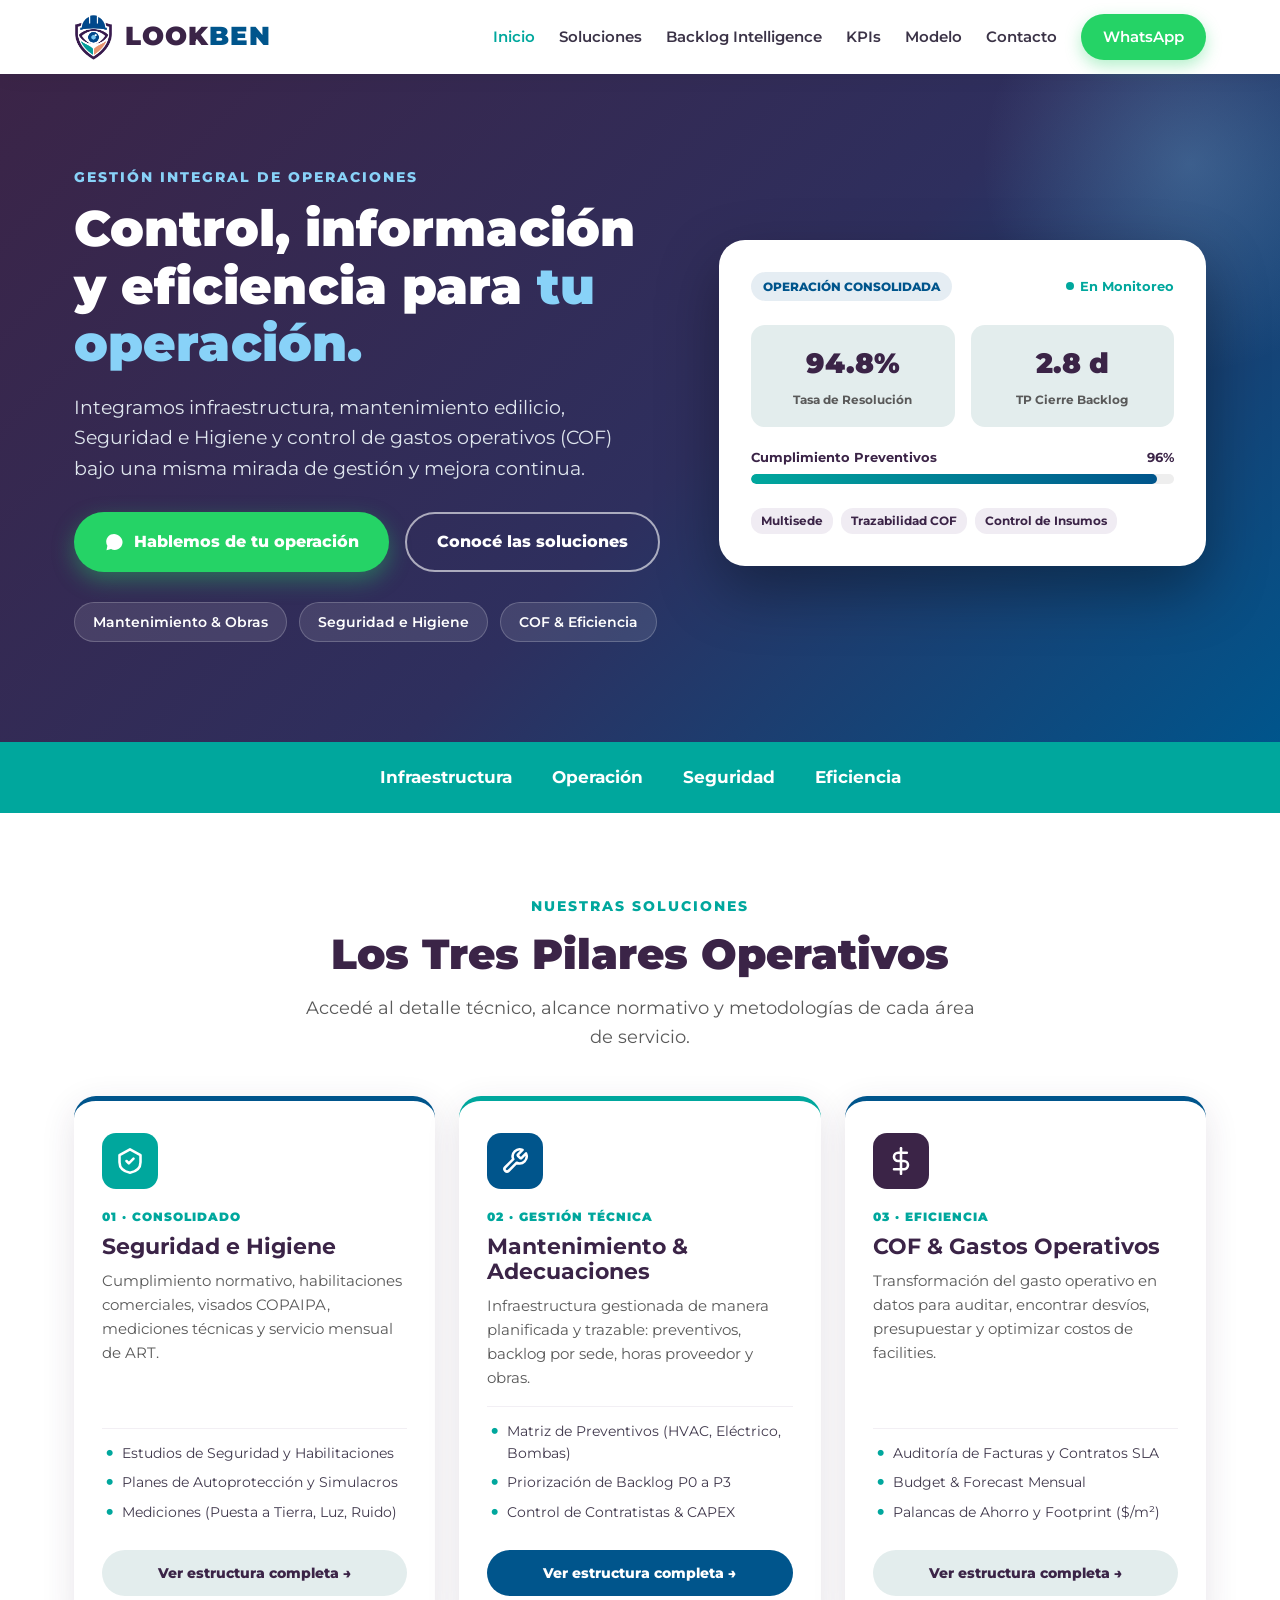
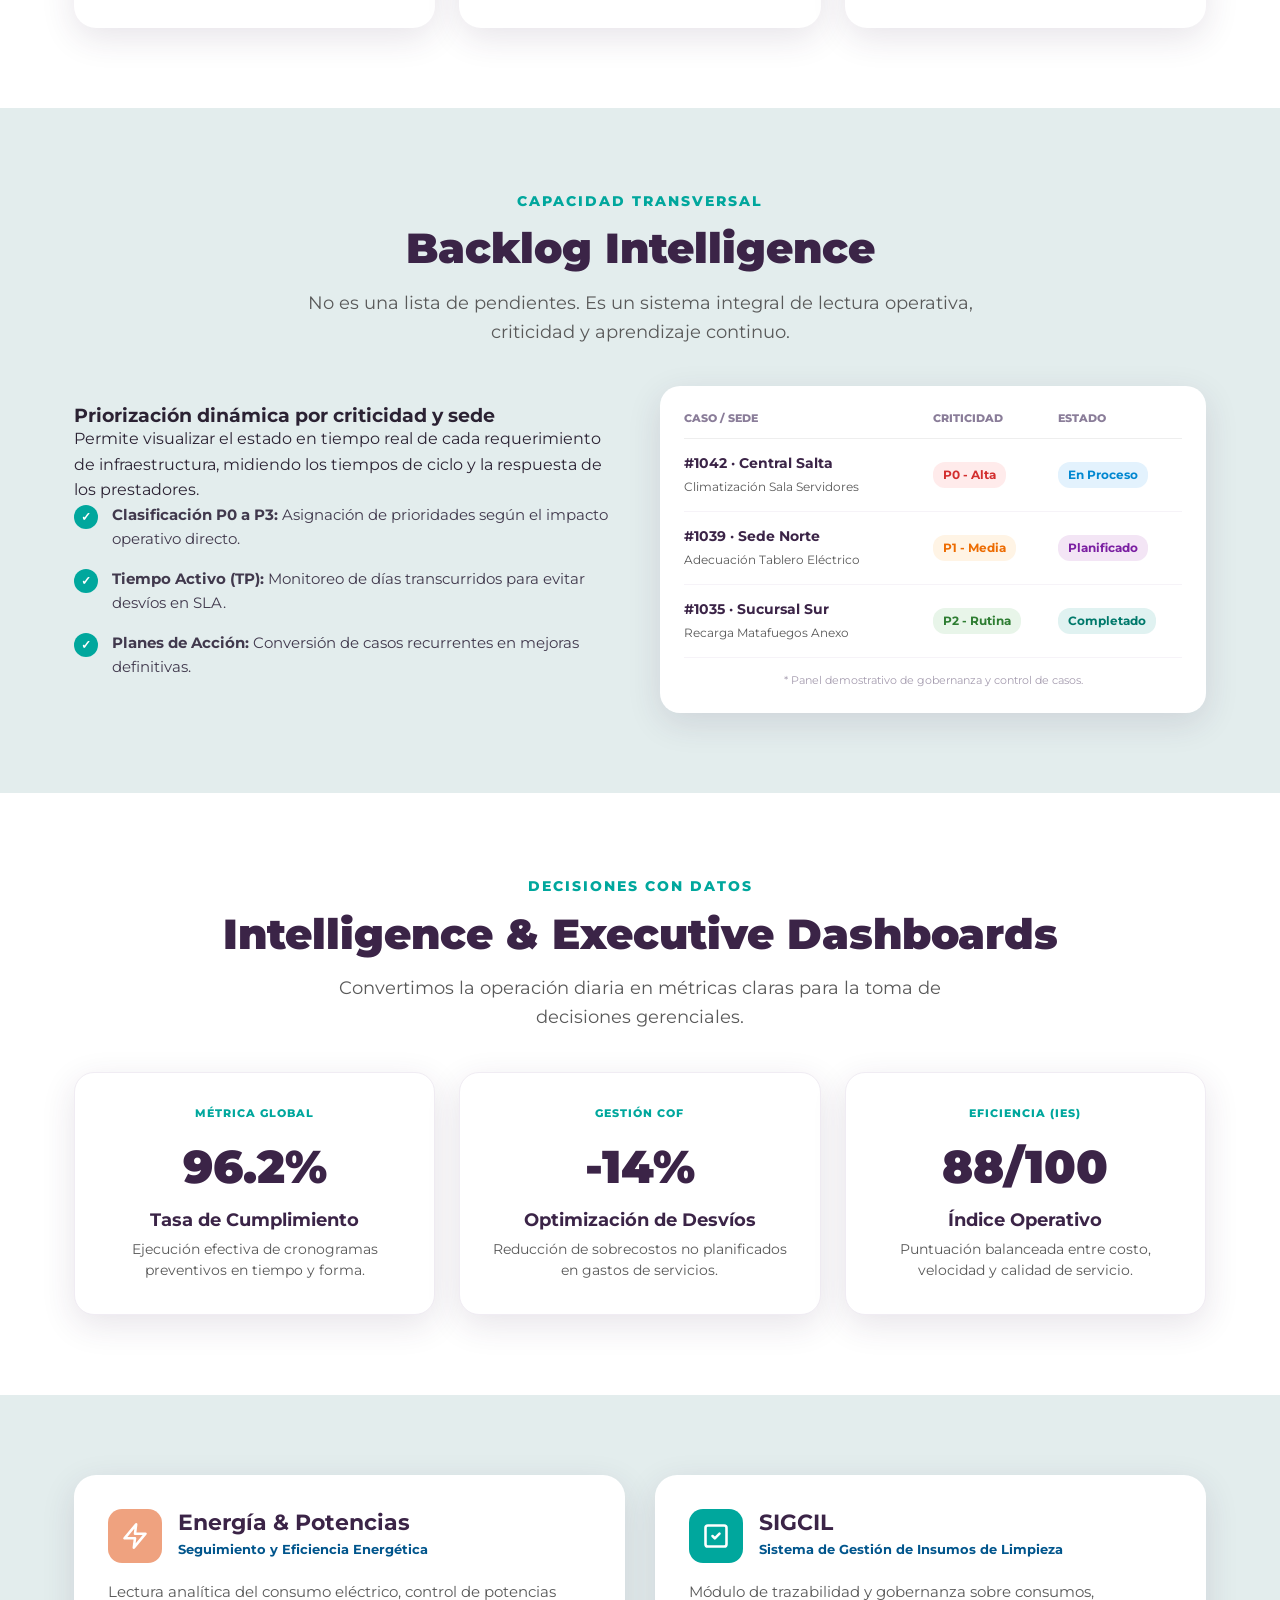
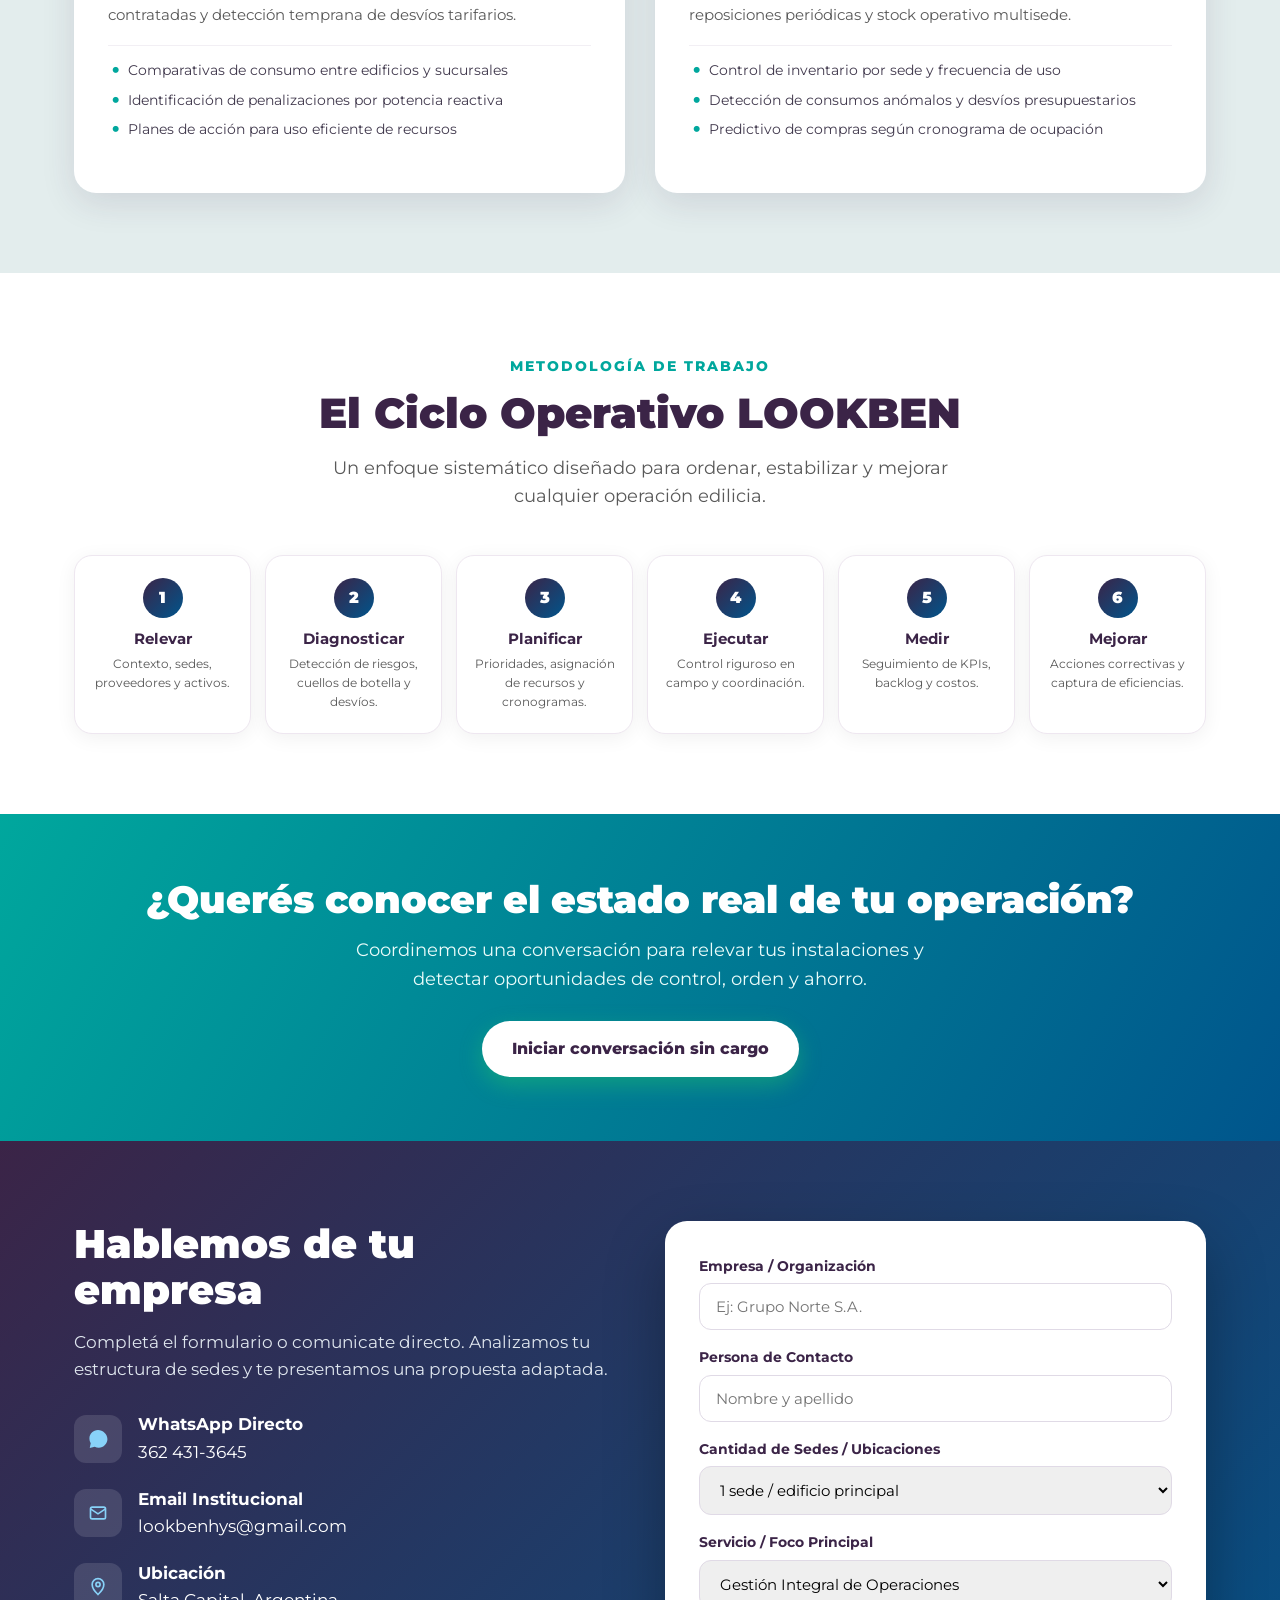
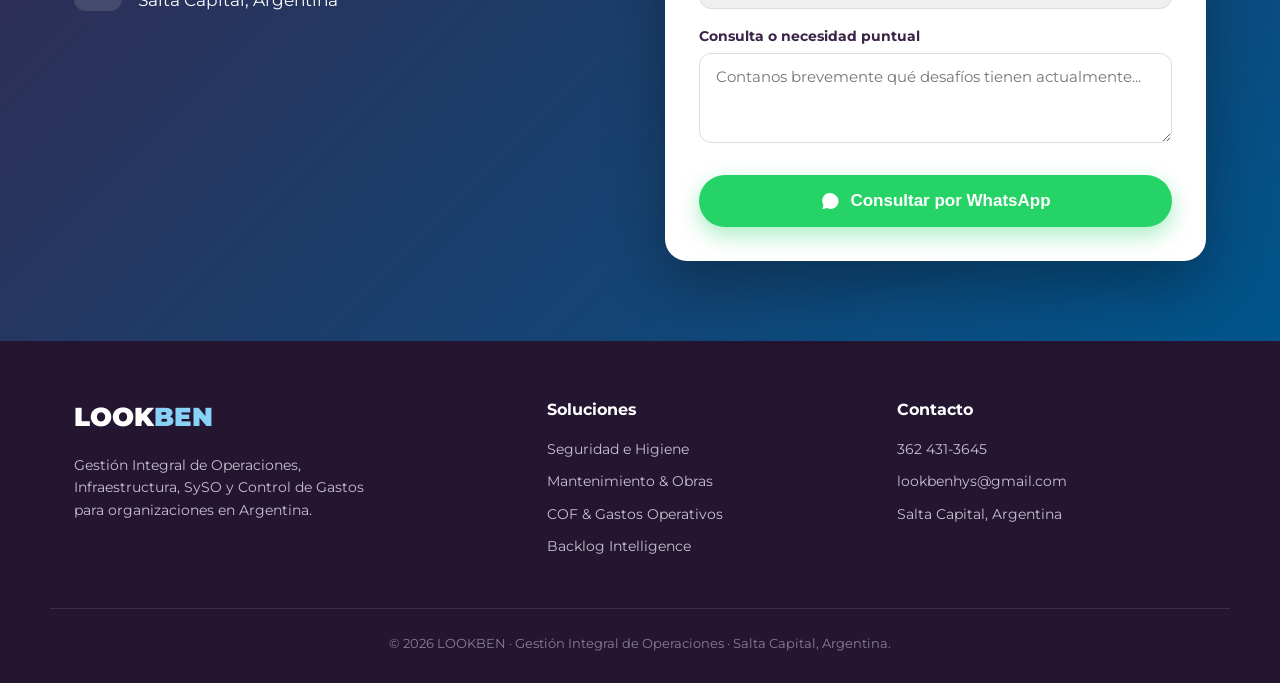
<file: index.html>
<!DOCTYPE html>
<html lang="es">
<head>
  <meta charset="UTF-8">
  <meta name="viewport" content="width=device-width, initial-scale=1.0">
  <title>LOOKBEN · Gestión Integral de Operaciones | Salta, Argentina</title>
  <meta name="description" content="Gestión integral de operaciones, infraestructura, mantenimiento, SySO y control de gastos COF en Salta y Argentina.">
  <link rel="icon" type="image/png" href="assets/logo.png">
  <link href="https://fonts.googleapis.com/css2?family=Montserrat:wght@400;500;600;700;800;900&display=swap" rel="stylesheet">
  <link rel="stylesheet" href="styles.css">
</head>
<body>

  <!-- NAVEGACIÓN -->
  <nav>
    <div class="container nav-in">
      <a href="#inicio" class="nav-logo">
        <img src="assets/logo.png" alt="LOOKBEN" onerror="this.style.display='none'">
        <span><span class="look">LOOK</span><span class="ben">BEN</span></span>
      </a>
      <div class="nav-links" id="navlinks">
        <a href="#inicio" class="active">Inicio</a>
        <a href="#pilares">Soluciones</a>
        <a href="#backlog">Backlog Intelligence</a>
        <a href="#kpis">KPIs</a>
        <a href="#metodo">Modelo</a>
        <a href="#contacto">Contacto</a>
        <a href="https://wa.me/5493624313645?text=Hola%20LOOKBEN!%20Quiero%20consultar%20por%20la%20Gesti%C3%B3n%20Integral%20de%20Operaciones." class="nav-cta">WhatsApp</a>
      </div>
      <div class="burger" onclick="toggleMenu()"><span></span><span></span><span></span></div>
    </div>
  </nav>

  <!-- HERO -->
  <header class="hero" id="inicio">
    <div class="container hero-grid">
      <div>
        <span class="tag-eyebrow" style="color:var(--celeste)">Gestión Integral de Operaciones</span>
        <h1>Control, información y eficiencia para <span class="hl">tu operación.</span></h1>
        <p>Integramos infraestructura, mantenimiento edilicio, Seguridad e Higiene y control de gastos operativos (COF) bajo una misma mirada de gestión y mejora continua.</p>
        <div class="hero-cta">
          <a href="#contacto" class="btn btn-wa">
            <svg width="20" height="20" viewBox="0 0 32 32" fill="#fff"><path d="M16 3C9 3 3.5 8.5 3.5 15.5c0 2.4.7 4.6 1.9 6.5L4 29l7.2-1.9c1.8 1 3.9 1.5 6 1.5 7 0 12.5-5.5 12.5-12.5S23 3 16 3Zm5.9 14.3c-.3-.2-1.9-.9-2.2-1-.3-.1-.5-.2-.7.2s-.8 1-.9 1.2c-.2.2-.3.2-.6.1-.3-.2-1.4-.5-2.6-1.6-1-.9-1.6-1.9-1.8-2.3-.2-.3 0-.5.1-.7l.5-.6c.2-.2.2-.3.3-.5.1-.2 0-.4 0-.5s-.7-1.7-1-2.3c-.3-.6-.5-.5-.7-.5h-.6c-.2 0-.5.1-.8.4-.3.3-1 1-1 2.5s1.1 2.9 1.2 3.1c.2.2 2.2 3.4 5.3 4.7 3.1 1.3 3.1.9 3.7.8.6-.1 1.9-.8 2.1-1.5.3-.7.3-1.4.2-1.5Z"/></svg>
            Hablemos de tu operación
          </a>
          <a href="#pilares" class="btn btn-outline">Conocé las soluciones</a>
        </div>
        <div class="hero-badges">
          <div class="hb">Mantenimiento & Obras</div>
          <div class="hb">Seguridad e Higiene</div>
          <div class="hb">COF & Eficiencia</div>
        </div>
      </div>
      
      <div class="hero-card hero-widget">
        <div class="hw-header">
          <div class="hw-badge">OPERACIÓN CONSOLIDADA</div>
          <div class="hw-status"><span class="dot"></span> En Monitoreo</div>
        </div>
        <div class="hw-stats-grid">
          <div class="hw-stat">
            <span class="hw-stat-val">94.8%</span>
            <span class="hw-stat-lbl">Tasa de Resolución</span>
          </div>
          <div class="hw-stat">
            <span class="hw-stat-val">2.8 d</span>
            <span class="hw-stat-lbl">TP Cierre Backlog</span>
          </div>
        </div>
        <div class="hw-bar-wrap">
          <div class="hw-bar-lbl"><span>Cumplimiento Preventivos</span><strong>96%</strong></div>
          <div class="hw-bar"><div class="hw-fill" style="width:96%;"></div></div>
        </div>
        <div class="hw-tags">
          <span>Multisede</span>
          <span>Trazabilidad COF</span>
          <span>Control de Insumos</span>
        </div>
      </div>
    </div>
  </header>

  <!-- TRUST STRIP -->
  <div class="trust">
    <div class="container trust-in">
      <span>Infraestructura</span>
      <span>Operación</span>
      <span>Seguridad</span>
      <span>Eficiencia</span>
    </div>
  </div>

  <!-- LOS 3 PILARES -->
  <section class="section" id="pilares">
    <div class="container center">
      <span class="tag-eyebrow">Nuestras Soluciones</span>
      <h2 class="h2">Los Tres Pilares Operativos</h2>
      <p class="lead">Accedé al detalle técnico, alcance normativo y metodologías de cada área de servicio.</p>
    </div>

    <div class="container pilar-grid">
      <!-- 01 SEGURIDAD E HIGIENE -->
      <div class="pcard">
        <div class="pcard-ic" style="background:var(--teal)">
          <svg width="28" height="28" viewBox="0 0 24 24" fill="none" stroke="#fff" stroke-width="2.2" stroke-linecap="round" stroke-linejoin="round"><path d="M12 2 3 7v6c0 5 4 8 9 9 5-1 9-4 9-9V7Z"/><path d="m9 12 2 2 4-4"/></svg>
        </div>
        <span class="pcard-num">01 · CONSOLIDADO</span>
        <h3>Seguridad e Higiene</h3>
        <p>Cumplimiento normativo, habilitaciones comerciales, visados COPAIPA, mediciones técnicas y servicio mensual de ART.</p>
        <ul class="pcard-list">
          <li>Estudios de Seguridad y Habilitaciones</li>
          <li>Planes de Autoprotección y Simulacros</li>
          <li>Mediciones (Puesta a Tierra, Luz, Ruido)</li>
        </ul>
        <div class="pcard-btn-wrap">
          <a href="seguridad-higiene.html" class="btn pcard-btn">
            Ver estructura completa →
          </a>
        </div>
      </div>

      <!-- 02 MANTENIMIENTO & ADECUACIONES -->
      <div class="pcard featured">
        <div class="pcard-ic" style="background:var(--azul)">
          <svg width="28" height="28" viewBox="0 0 24 24" fill="none" stroke="#fff" stroke-width="2.2" stroke-linecap="round" stroke-linejoin="round"><path d="M14.7 6.3a1 1 0 0 0 0 1.4l1.6 1.6a1 1 0 0 0 1.4 0l3.77-3.77a6 6 0 0 1-7.94 7.94l-6.91 6.91a2.12 2.12 0 0 1-3-3l6.91-6.91a6 6 0 0 1 7.94-7.94l-3.76 3.76z"/></svg>
        </div>
        <span class="pcard-num">02 · GESTIÓN TÉCNICA</span>
        <h3>Mantenimiento & Adecuaciones</h3>
        <p>Infraestructura gestionada de manera planificada y trazable: preventivos, backlog por sede, horas proveedor y obras.</p>
        <ul class="pcard-list">
          <li>Matriz de Preventivos (HVAC, Eléctrico, Bombas)</li>
          <li>Priorización de Backlog P0 a P3</li>
          <li>Control de Contratistas & CAPEX</li>
        </ul>
        <div class="pcard-btn-wrap">
          <a href="mantenimiento.html" class="btn pcard-btn pcard-btn-primary">
            Ver estructura completa →
          </a>
        </div>
      </div>

      <!-- 03 COF & GASTOS OPERATIVOS -->
      <div class="pcard">
        <div class="pcard-ic" style="background:var(--violeta)">
          <svg width="28" height="28" viewBox="0 0 24 24" fill="none" stroke="#fff" stroke-width="2.2" stroke-linecap="round" stroke-linejoin="round"><line x1="12" y1="1" x2="12" y2="23"/><path d="M17 5H9.5a3.5 3.5 0 0 0 0 7h5a3.5 3.5 0 0 1 0 7H6"/></svg>
        </div>
        <span class="pcard-num">03 · EFICIENCIA</span>
        <h3>COF & Gastos Operativos</h3>
        <p>Transformación del gasto operativo en datos para auditar, encontrar desvíos, presupuestar y optimizar costos de facilities.</p>
        <ul class="pcard-list">
          <li>Auditoría de Facturas y Contratos SLA</li>
          <li>Budget & Forecast Mensual</li>
          <li>Palancas de Ahorro y Footprint ($/m²)</li>
        </ul>
        <div class="pcard-btn-wrap">
          <a href="cof-gastos.html" class="btn pcard-btn">
            Ver estructura completa →
          </a>
        </div>
      </div>
    </div>
  </section>

  <!-- BACKLOG INTELLIGENCE -->
  <section class="section" style="background:var(--gris)" id="backlog">
    <div class="container center">
      <span class="tag-eyebrow">Capacidad Transversal</span>
      <h2 class="h2">Backlog Intelligence</h2>
      <p class="lead">No es una lista de pendientes. Es un sistema integral de lectura operativa, criticidad y aprendizaje continuo.</p>
    </div>

    <div class="container backlog-grid">
      <div class="backlog-desc">
        <h3>Priorización dinámica por criticidad y sede</h3>
        <p>Permite visualizar el estado en tiempo real de cada requerimiento de infraestructura, midiendo los tiempos de ciclo y la respuesta de los prestadores.</p>
        <div class="feature-item"><div class="f-ic">✓</div><div><strong>Clasificación P0 a P3:</strong> Asignación de prioridades según el impacto operativo directo.</div></div>
        <div class="feature-item"><div class="f-ic">✓</div><div><strong>Tiempo Activo (TP):</strong> Monitoreo de días transcurridos para evitar desvíos en SLA.</div></div>
        <div class="feature-item"><div class="f-ic">✓</div><div><strong>Planes de Acción:</strong> Conversión de casos recurrentes en mejoras definitivas.</div></div>
      </div>

      <div class="backlog-board">
        <div class="b-head"><span>CASO / SEDE</span><span>CRITICIDAD</span><span>ESTADO</span></div>
        <div class="b-row"><div><strong>#1042 · Central Salta</strong><small>Climatización Sala Servidores</small></div><div><span class="badge crit-p0">P0 - Alta</span></div><div><span class="badge stat-run">En Proceso</span></div></div>
        <div class="b-row"><div><strong>#1039 · Sede Norte</strong><small>Adecuación Tablero Eléctrico</small></div><div><span class="badge crit-p1">P1 - Media</span></div><div><span class="badge stat-plan">Planificado</span></div></div>
        <div class="b-row"><div><strong>#1035 · Sucursal Sur</strong><small>Recarga Matafuegos Anexo</small></div><div><span class="badge crit-p2">P2 - Rutina</span></div><div><span class="badge stat-done">Completado</span></div></div>
        <div class="b-footer"><span>* Panel demostrativo de gobernanza y control de casos.</span></div>
      </div>
    </div>
  </section>

  <!-- KPIS -->
  <section class="section" id="kpis">
    <div class="container center">
      <span class="tag-eyebrow">Decisiones con Datos</span>
      <h2 class="h2">Intelligence & Executive Dashboards</h2>
      <p class="lead">Convertimos la operación diaria en métricas claras para la toma de decisiones gerenciales.</p>
    </div>
    <div class="container kpi-grid">
      <div class="kpi-card"><div class="kpi-tag">MÉTRICA GLOBAL</div><div class="kpi-val">96.2%</div><h3>Tasa de Cumplimiento</h3><p>Ejecución efectiva de cronogramas preventivos en tiempo y forma.</p></div>
      <div class="kpi-card"><div class="kpi-tag">GESTIÓN COF</div><div class="kpi-val">-14%</div><h3>Optimización de Desvíos</h3><p>Reducción de sobrecostos no planificados en gastos de servicios.</p></div>
      <div class="kpi-card"><div class="kpi-tag">EFICIENCIA (IES)</div><div class="kpi-val">88/100</div><h3>Índice Operativo</h3><p>Puntuación balanceada entre costo, velocidad y calidad de servicio.</p></div>
    </div>
  </section>

  <!-- ENERGIA & SIGCIL -->
  <section class="section" style="background:var(--gris)" id="modulos">
    <div class="container grid-2col">
      <div class="special-card">
        <div class="sc-head">
          <div class="sc-ic" style="background:var(--salmon)">
            <svg width="28" height="28" viewBox="0 0 24 24" fill="none" stroke="#fff" stroke-width="2.2" stroke-linecap="round" stroke-linejoin="round"><polygon points="13 2 3 14 12 14 11 22 21 10 12 10 13 2"/></svg>
          </div>
          <div><h3>Energía & Potencias</h3><span class="sc-sub">Seguimiento y Eficiencia Energética</span></div>
        </div>
        <p>Lectura analítica del consumo eléctrico, control de potencias contratadas y detección temprana de desvíos tarifarios.</p>
        <ul class="pcard-list">
          <li>Comparativas de consumo entre edificios y sucursales</li>
          <li>Identificación de penalizaciones por potencia reactiva</li>
          <li>Planes de acción para uso eficiente de recursos</li>
        </ul>
      </div>

      <div class="special-card">
        <div class="sc-head">
          <div class="sc-ic" style="background:var(--teal)">
            <svg width="28" height="28" viewBox="0 0 24 24" fill="none" stroke="#fff" stroke-width="2.2" stroke-linecap="round" stroke-linejoin="round"><rect x="3" y="3" width="18" height="18" rx="2"/><path d="m9 12 2 2 4-4"/></svg>
          </div>
          <div><h3>SIGCIL</h3><span class="sc-sub">Sistema de Gestión de Insumos de Limpieza</span></div>
        </div>
        <p>Módulo de trazabilidad y gobernanza sobre consumos, reposiciones periódicas y stock operativo multisede.</p>
        <ul class="pcard-list">
          <li>Control de inventario por sede y frecuencia de uso</li>
          <li>Detección de consumos anómalos y desvíos presupuestarios</li>
          <li>Predictivo de compras según cronograma de ocupación</li>
        </ul>
      </div>
    </div>
  </section>

  <!-- MODELO DE GESTION -->
  <section class="section" id="metodo">
    <div class="container center">
      <span class="tag-eyebrow">Metodología de Trabajo</span>
      <h2 class="h2">El Ciclo Operativo LOOKBEN</h2>
      <p class="lead">Un enfoque sistemático diseñado para ordenar, estabilizar y mejorar cualquier operación edilicia.</p>
    </div>
    <div class="container flow">
      <div class="fstep"><div class="fn">1</div><h3>Relevar</h3><p>Contexto, sedes, proveedores y activos.</p></div>
      <div class="fstep"><div class="fn">2</div><h3>Diagnosticar</h3><p>Detección de riesgos, cuellos de botella y desvíos.</p></div>
      <div class="fstep"><div class="fn">3</div><h3>Planificar</h3><p>Prioridades, asignación de recursos y cronogramas.</p></div>
      <div class="fstep"><div class="fn">4</div><h3>Ejecutar</h3><p>Control riguroso en campo y coordinación.</p></div>
      <div class="fstep"><div class="fn">5</div><h3>Medir</h3><p>Seguimiento de KPIs, backlog y costos.</p></div>
      <div class="fstep"><div class="fn">6</div><h3>Mejorar</h3><p>Acciones correctivas y captura de eficiencias.</p></div>
    </div>
  </section>

  <!-- CTA -->
  <section class="ctaband">
    <div class="container">
      <h2>¿Querés conocer el estado real de tu operación?</h2>
      <p>Coordinemos una conversación para relevar tus instalaciones y detectar oportunidades de control, orden y ahorro.</p>
      <a href="https://wa.me/5493624313645?text=Hola%20LOOKBEN!%20Quiero%20coordinar%20una%20reuni%C3%B3n%20para%20evaluar%20nuestra%20operaci%C3%B3n." class="btn btn-wa" style="background:#fff;color:var(--violeta);">
        Iniciar conversación sin cargo
      </a>
    </div>
  </section>

  <!-- CONTACTO -->
  <section class="section contact" id="contacto">
    <div class="container contact-grid">
      <div class="cinfo">
        <h2>Hablemos de tu empresa</h2>
        <p>Completá el formulario o comunicate directo. Analizamos tu estructura de sedes y te presentamos una propuesta adaptada.</p>
        <div class="cline">
          <div class="ci"><svg width="22" height="22" viewBox="0 0 32 32" fill="#88D2F8"><path d="M16 3C9 3 3.5 8.5 3.5 15.5c0 2.4.7 4.6 1.9 6.5L4 29l7.2-1.9c1.8 1 3.9 1.5 6 1.5 7 0 12.5-5.5 12.5-12.5S23 3 16 3Z"/></svg></div>
          <div><strong>WhatsApp Directo</strong><br>362 431-3645</div>
        </div>
        <div class="cline">
          <div class="ci"><svg width="20" height="20" viewBox="0 0 24 24" fill="none" stroke="#88D2F8" stroke-width="2"><rect x="3" y="5" width="18" height="14" rx="2"/><path d="m3 7 9 6 9-6"/></svg></div>
          <div><strong>Email Institucional</strong><br>lookbenhys@gmail.com</div>
        </div>
        <div class="cline">
          <div class="ci"><svg width="20" height="20" viewBox="0 0 24 24" fill="none" stroke="#88D2F8" stroke-width="2"><path d="M12 21s-7-6.5-7-12a7 7 0 0 1 14 0c0 5.5-7 12-7 12Z"/><circle cx="12" cy="9" r="2.5"/></svg></div>
          <div><strong>Ubicación</strong><br>Salta Capital, Argentina</div>
        </div>
      </div>

      <div class="form-card">
        <form id="opsForm" onsubmit="return enviarConsultaOperaciones(event)">
          <label>Empresa / Organización</label>
          <input type="text" id="f_empresa" placeholder="Ej: Grupo Norte S.A." required>

          <label>Persona de Contacto</label>
          <input type="text" id="f_contacto" placeholder="Nombre y apellido" required>

          <label>Cantidad de Sedes / Ubicaciones</label>
          <select id="f_sedes">
            <option value="1 sede">1 sede / edificio principal</option>
            <option value="2 a 5 sedes">2 a 5 sedes</option>
            <option value="Más de 5 sedes">Más de 5 sedes distribuidas</option>
          </select>

          <label>Servicio / Foco Principal</label>
          <select id="f_interes">
            <option value="Gestión Integral Completa">Gestión Integral de Operaciones</option>
            <option value="Mantenimiento y Adecuaciones">Mantenimiento Edilicio & Backlog</option>
            <option value="Control de COF y Gastos">Control de COF & Gastos Operativos</option>
            <option value="Seguridad e Higiene">Seguridad e Higiene Laboral</option>
          </select>

          <label>Consulta o necesidad puntual</label>
          <textarea id="f_mensaje" placeholder="Contanos brevemente qué desafíos tienen actualmente..."></textarea>

          <button type="submit" class="btn btn-wa">
            <svg width="20" height="20" viewBox="0 0 32 32" fill="#fff"><path d="M16 3C9 3 3.5 8.5 3.5 15.5c0 2.4.7 4.6 1.9 6.5L4 29l7.2-1.9c1.8 1 3.9 1.5 6 1.5 7 0 12.5-5.5 12.5-12.5S23 3 16 3Z"/></svg>
            Consultar por WhatsApp
          </button>
        </form>
      </div>
    </div>
  </section>

  <!-- FOOTER -->
  <footer>
    <div class="container foot-grid">
      <div>
        <div class="foot-logo">
          <span><span class="look">LOOK</span><span class="ben">BEN</span></span>
        </div>
        <p style="font-size:14px;max-width:320px;">Gestión Integral de Operaciones, Infraestructura, SySO y Control de Gastos para organizaciones en Argentina.</p>
      </div>
      <div>
        <h4>Soluciones</h4>
        <ul>
          <li><a href="seguridad-higiene.html">Seguridad e Higiene</a></li>
          <li><a href="mantenimiento.html">Mantenimiento & Obras</a></li>
          <li><a href="cof-gastos.html">COF & Gastos Operativos</a></li>
          <li><a href="#backlog">Backlog Intelligence</a></li>
        </ul>
      </div>
      <div>
        <h4>Contacto</h4>
        <ul>
          <li>362 431-3645</li>
          <li>lookbenhys@gmail.com</li>
          <li>Salta Capital, Argentina</li>
        </ul>
      </div>
    </div>
    <div class="container foot-bottom">
      © 2026 LOOKBEN · Gestión Integral de Operaciones · Salta Capital, Argentina.
    </div>
  </footer>

  <script src="app.js"></script>
</body>
</html>
</file>
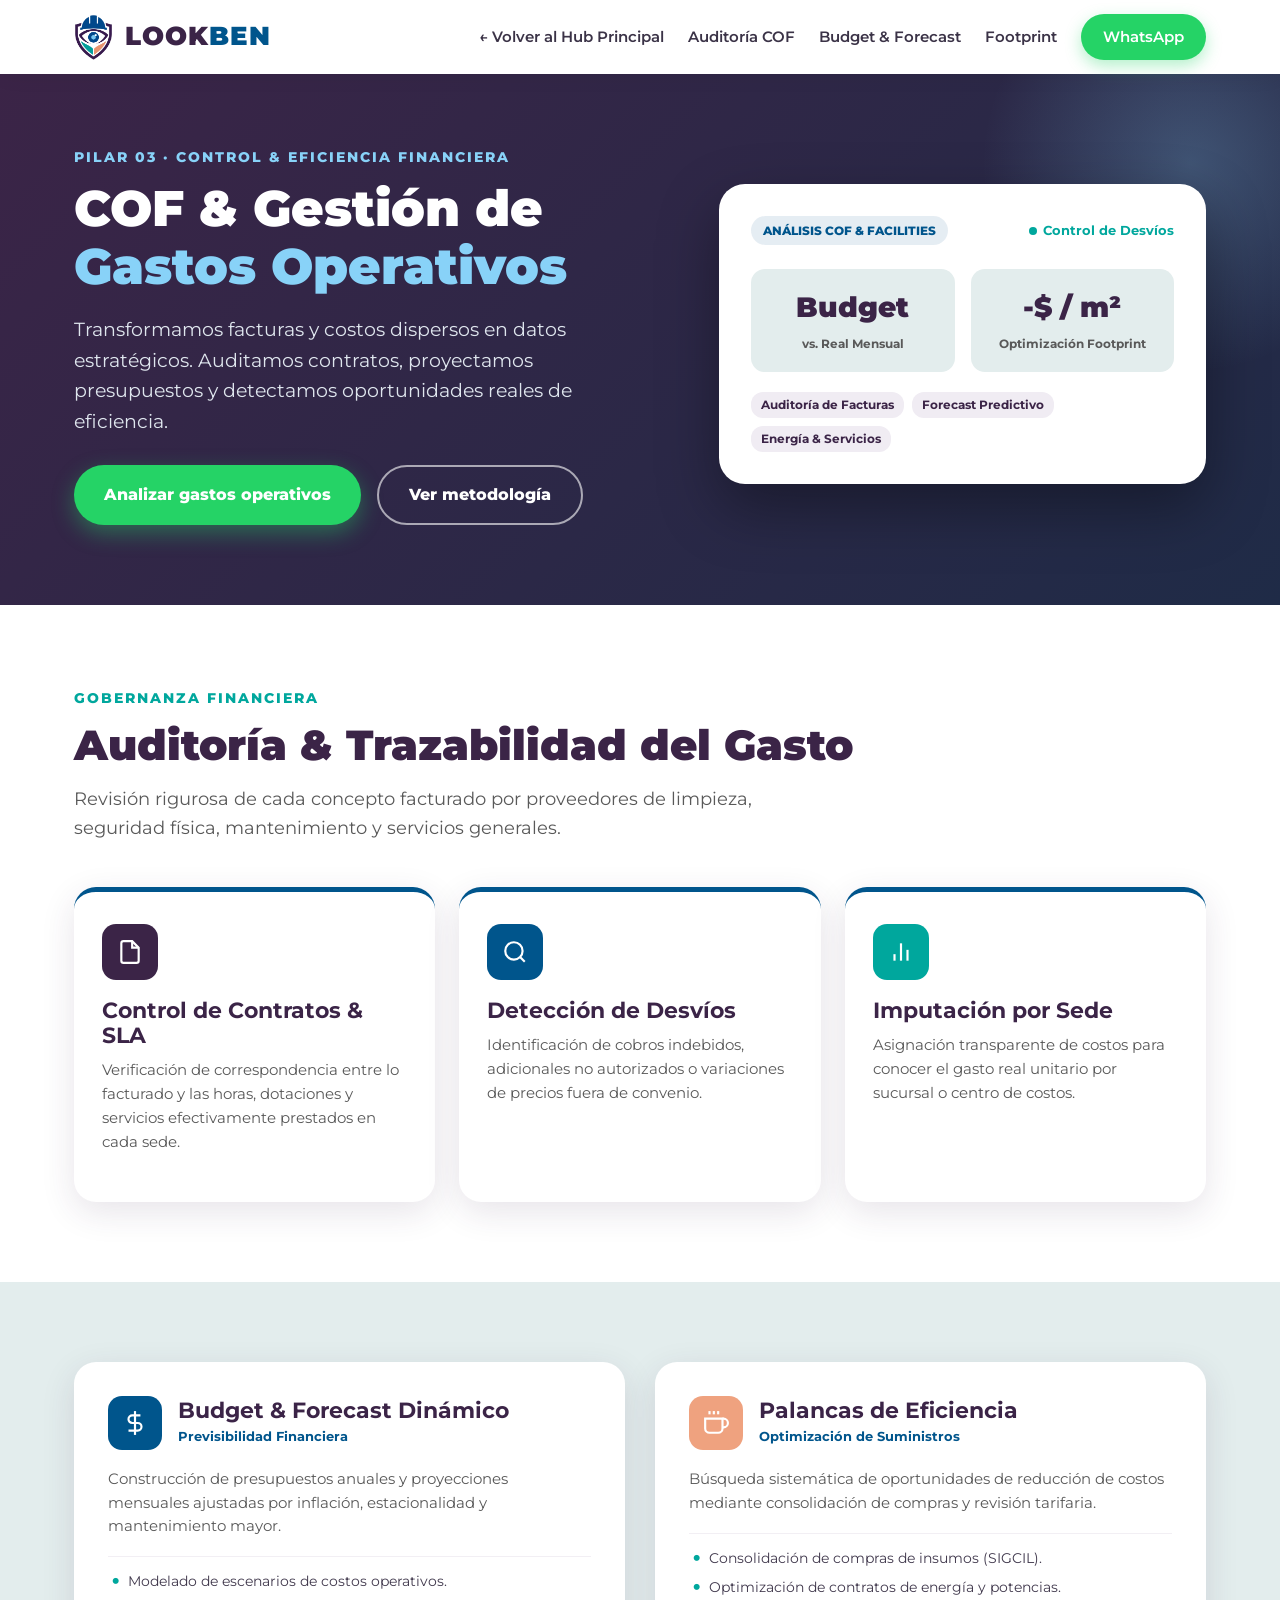
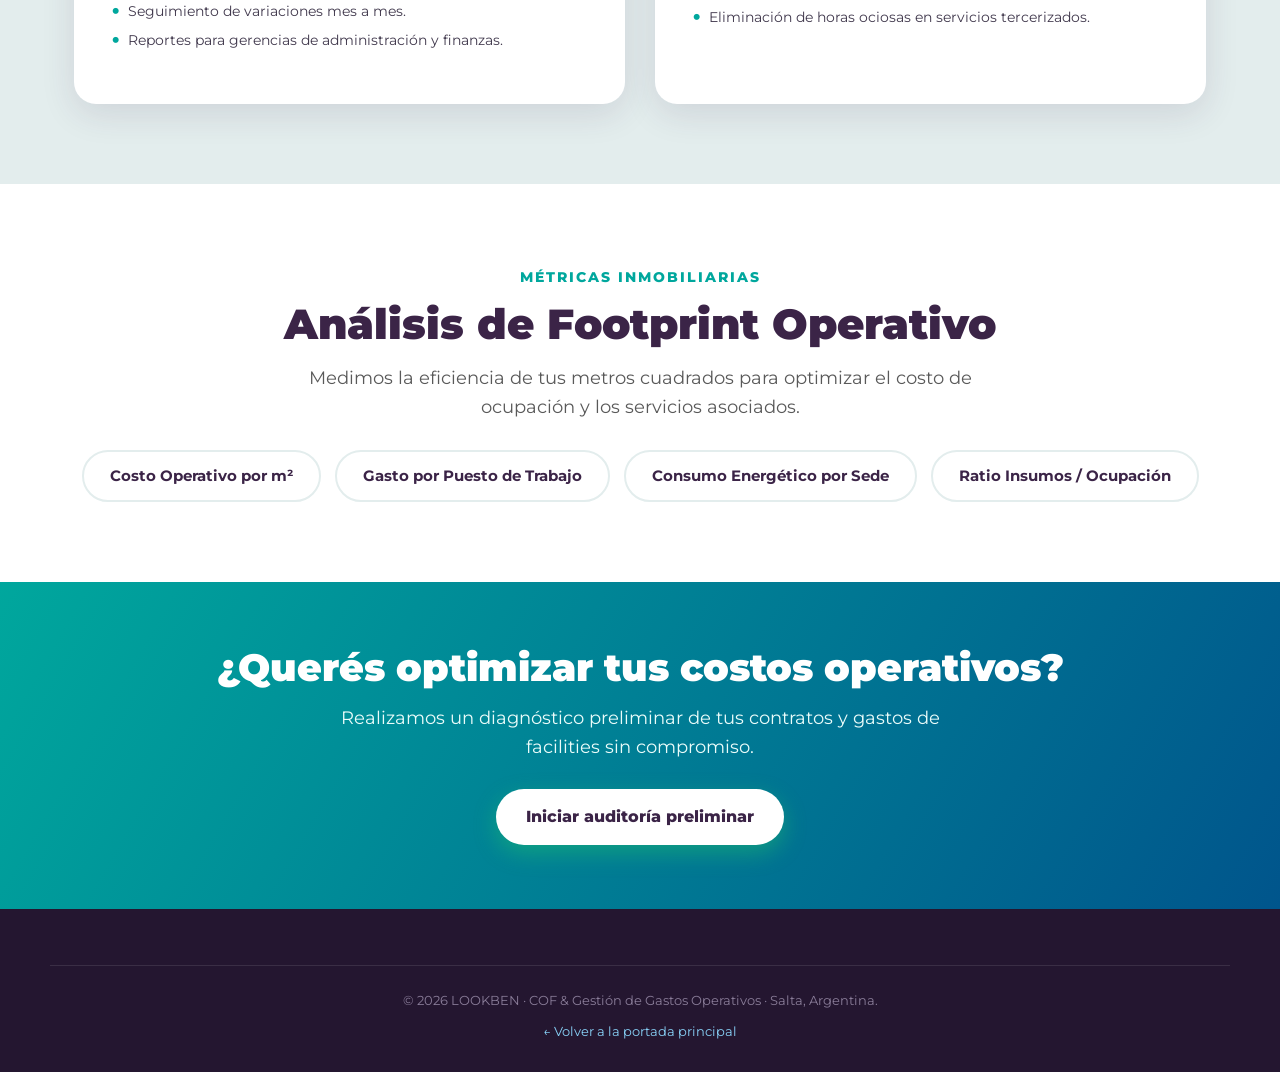
<file: cof-gastos.html>
<!DOCTYPE html>
<html lang="es">
<head>
  <meta charset="UTF-8">
  <meta name="viewport" content="width=device-width, initial-scale=1.0">
  <title>COF & Gestión de Gastos Operativos · LOOKBEN</title>
  <link rel="icon" type="image/png" href="assets/logo.png">
  <link href="https://fonts.googleapis.com/css2?family=Montserrat:wght@400;500;600;700;800;900&display=swap" rel="stylesheet">
  <link rel="stylesheet" href="styles.css">
</head>
<body>

  <nav>
    <div class="container nav-in">
      <a href="index.html" class="nav-logo">
        <img src="assets/logo.png" alt="LOOKBEN" onerror="this.style.display='none'">
        <span><span class="look">LOOK</span><span class="ben">BEN</span></span>
      </a>
      <div class="nav-links" id="navlinks">
        <a href="index.html">← Volver al Hub Principal</a>
        <a href="#auditoria">Auditoría COF</a>
        <a href="#budget">Budget & Forecast</a>
        <a href="#footprint">Footprint</a>
        <a href="https://wa.me/5493624313645?text=Hola%20LOOKBEN!%20Quiero%20consultar%20por%20Control%20de%20COF%20y%20Gastos%20Operativos." class="nav-cta">WhatsApp</a>
      </div>
      <div class="burger" onclick="toggleMenu()"><span></span><span></span><span></span></div>
    </div>
  </nav>

  <header class="hero" style="background: linear-gradient(135deg, var(--violeta) 0%, #1f2b47 100%); padding: 70px 0 80px;">
    <div class="container hero-grid">
      <div>
        <span class="tag-eyebrow" style="color:var(--celeste)">Pilar 03 · Control & Eficiencia Financiera</span>
        <h1>COF & Gestión de <span class="hl">Gastos Operativos</span></h1>
        <p>Transformamos facturas y costos dispersos en datos estratégicos. Auditamos contratos, proyectamos presupuestos y detectamos oportunidades reales de eficiencia.</p>
        <div class="hero-cta">
          <a href="https://wa.me/5493624313645?text=Hola%20LOOKBEN!%20Quiero%20analizar%20los%20gastos%20operativos%20de%20nuestra%20empresa." class="btn btn-wa">
            Analizar gastos operativos
          </a>
          <a href="#auditoria" class="btn btn-outline">Ver metodología</a>
        </div>
      </div>
      <div class="hero-card hero-widget">
        <div class="hw-header">
          <div class="hw-badge">ANÁLISIS COF & FACILITIES</div>
          <div class="hw-status"><span class="dot"></span> Control de Desvíos</div>
        </div>
        <div class="hw-stats-grid">
          <div class="hw-stat">
            <span class="hw-stat-val">Budget</span>
            <span class="hw-stat-lbl">vs. Real Mensual</span>
          </div>
          <div class="hw-stat">
            <span class="hw-stat-val">-$ / m²</span>
            <span class="hw-stat-lbl">Optimización Footprint</span>
          </div>
        </div>
        <div class="hw-tags">
          <span>Auditoría de Facturas</span>
          <span>Forecast Predictivo</span>
          <span>Energía & Servicios</span>
        </div>
      </div>
    </div>
  </header>

  <!-- AUDITORIA COF -->
  <section class="section" id="auditoria">
    <div class="container">
      <span class="tag-eyebrow">Gobernanza Financiera</span>
      <h2 class="h2">Auditoría & Trazabilidad del Gasto</h2>
      <p class="lead" style="margin-bottom: 36px;">Revisión rigurosa de cada concepto facturado por proveedores de limpieza, seguridad física, mantenimiento y servicios generales.</p>

      <div class="pilar-grid">
        <div class="pcard">
          <div class="pcard-ic" style="background:var(--violeta)">
            <svg width="26" height="26" viewBox="0 0 24 24" fill="none" stroke="#fff" stroke-width="2"><path d="M14 2H6a2 2 0 0 0-2 2v16a2 2 0 0 0 2 2h12a2 2 0 0 0 2-2V8z"/><polyline points="14 2 14 8 20 8"/></svg>
          </div>
          <h3>Control de Contratos & SLA</h3>
          <p>Verificación de correspondencia entre lo facturado y las horas, dotaciones y servicios efectivamente prestados en cada sede.</p>
        </div>
        <div class="pcard">
          <div class="pcard-ic" style="background:var(--azul)">
            <svg width="26" height="26" viewBox="0 0 24 24" fill="none" stroke="#fff" stroke-width="2"><circle cx="11" cy="11" r="8"/><line x1="21" y1="21" x2="16.65" y2="16.65"/></svg>
          </div>
          <h3>Detección de Desvíos</h3>
          <p>Identificación de cobros indebidos, adicionales no autorizados o variaciones de precios fuera de convenio.</p>
        </div>
        <div class="pcard">
          <div class="pcard-ic" style="background:var(--teal)">
            <svg width="26" height="26" viewBox="0 0 24 24" fill="none" stroke="#fff" stroke-width="2"><line x1="18" y1="20" x2="18" y2="10"/><line x1="12" y1="20" x2="12" y2="4"/><line x1="6" y1="20" x2="6" y2="14"/></svg>
          </div>
          <h3>Imputación por Sede</h3>
          <p>Asignación transparente de costos para conocer el gasto real unitario por sucursal o centro de costos.</p>
        </div>
      </div>
    </div>
  </section>

  <!-- BUDGET Y PALANCAS -->
  <section class="section" style="background:var(--gris)" id="budget">
    <div class="container grid-2col">
      <div class="special-card">
        <div class="sc-head">
          <div class="sc-ic" style="background:var(--azul)">
            <svg width="26" height="26" viewBox="0 0 24 24" fill="none" stroke="#fff" stroke-width="2"><line x1="12" y1="1" x2="12" y2="23"/><path d="M17 5H9.5a3.5 3.5 0 0 0 0 7h5a3.5 3.5 0 0 1 0 7H6"/></svg>
          </div>
          <div><h3>Budget & Forecast Dinámico</h3><span class="sc-sub">Previsibilidad Financiera</span></div>
        </div>
        <p>Construcción de presupuestos anuales y proyecciones mensuales ajustadas por inflación, estacionalidad y mantenimiento mayor.</p>
        <ul class="pcard-list">
          <li>Modelado de escenarios de costos operativos.</li>
          <li>Seguimiento de variaciones mes a mes.</li>
          <li>Reportes para gerencias de administración y finanzas.</li>
        </ul>
      </div>

      <div class="special-card">
        <div class="sc-head">
          <div class="sc-ic" style="background:var(--salmon)">
            <svg width="26" height="26" viewBox="0 0 24 24" fill="none" stroke="#fff" stroke-width="2"><path d="M18 8h1a4 4 0 0 1 0 8h-1"/><path d="M2 8h16v9a4 4 0 0 1-4 4H6a4 4 0 0 1-4-4V8z"/><line x1="6" y1="1" x2="6" y2="4"/><line x1="10" y1="1" x2="10" y2="4"/><line x1="14" y1="1" x2="14" y2="4"/></svg>
          </div>
          <div><h3>Palancas de Eficiencia</h3><span class="sc-sub">Optimización de Suministros</span></div>
        </div>
        <p>Búsqueda sistemática de oportunidades de reducción de costos mediante consolidación de compras y revisión tarifaria.</p>
        <ul class="pcard-list">
          <li>Consolidación de compras de insumos (SIGCIL).</li>
          <li>Optimización de contratos de energía y potencias.</li>
          <li>Eliminación de horas ociosas en servicios tercerizados.</li>
        </ul>
      </div>
    </div>
  </section>

  <!-- FOOTPRINT -->
  <section class="section" id="footprint">
    <div class="container center">
      <span class="tag-eyebrow">Métricas Inmobiliarias</span>
      <h2 class="h2">Análisis de Footprint Operativo</h2>
      <p class="lead">Medimos la eficiencia de tus metros cuadrados para optimizar el costo de ocupación y los servicios asociados.</p>
      <div class="sectors" style="margin-top:28px;">
        <div class="sector">Costo Operativo por m²</div>
        <div class="sector">Gasto por Puesto de Trabajo</div>
        <div class="sector">Consumo Energético por Sede</div>
        <div class="sector">Ratio Insumos / Ocupación</div>
      </div>
    </div>
  </section>

  <section class="ctaband">
    <div class="container">
      <h2>¿Querés optimizar tus costos operativos?</h2>
      <p>Realizamos un diagnóstico preliminar de tus contratos y gastos de facilities sin compromiso.</p>
      <a href="https://wa.me/5493624313645?text=Hola%20LOOKBEN!%20Quiero%20coordinar%20una%20auditor%C3%ADa%20de%20gastos%20COF." class="btn btn-wa" style="background:#fff;color:var(--violeta);">
        Iniciar auditoría preliminar
      </a>
    </div>
  </section>

  <footer>
    <div class="container foot-bottom">
      © 2026 LOOKBEN · COF & Gestión de Gastos Operativos · Salta, Argentina.
      <p style="margin-top:10px;"><a href="index.html" style="color:var(--celeste)">← Volver a la portada principal</a></p>
    </div>
  </footer>

  <script src="app.js"></script>
</body>
</html>
</file>
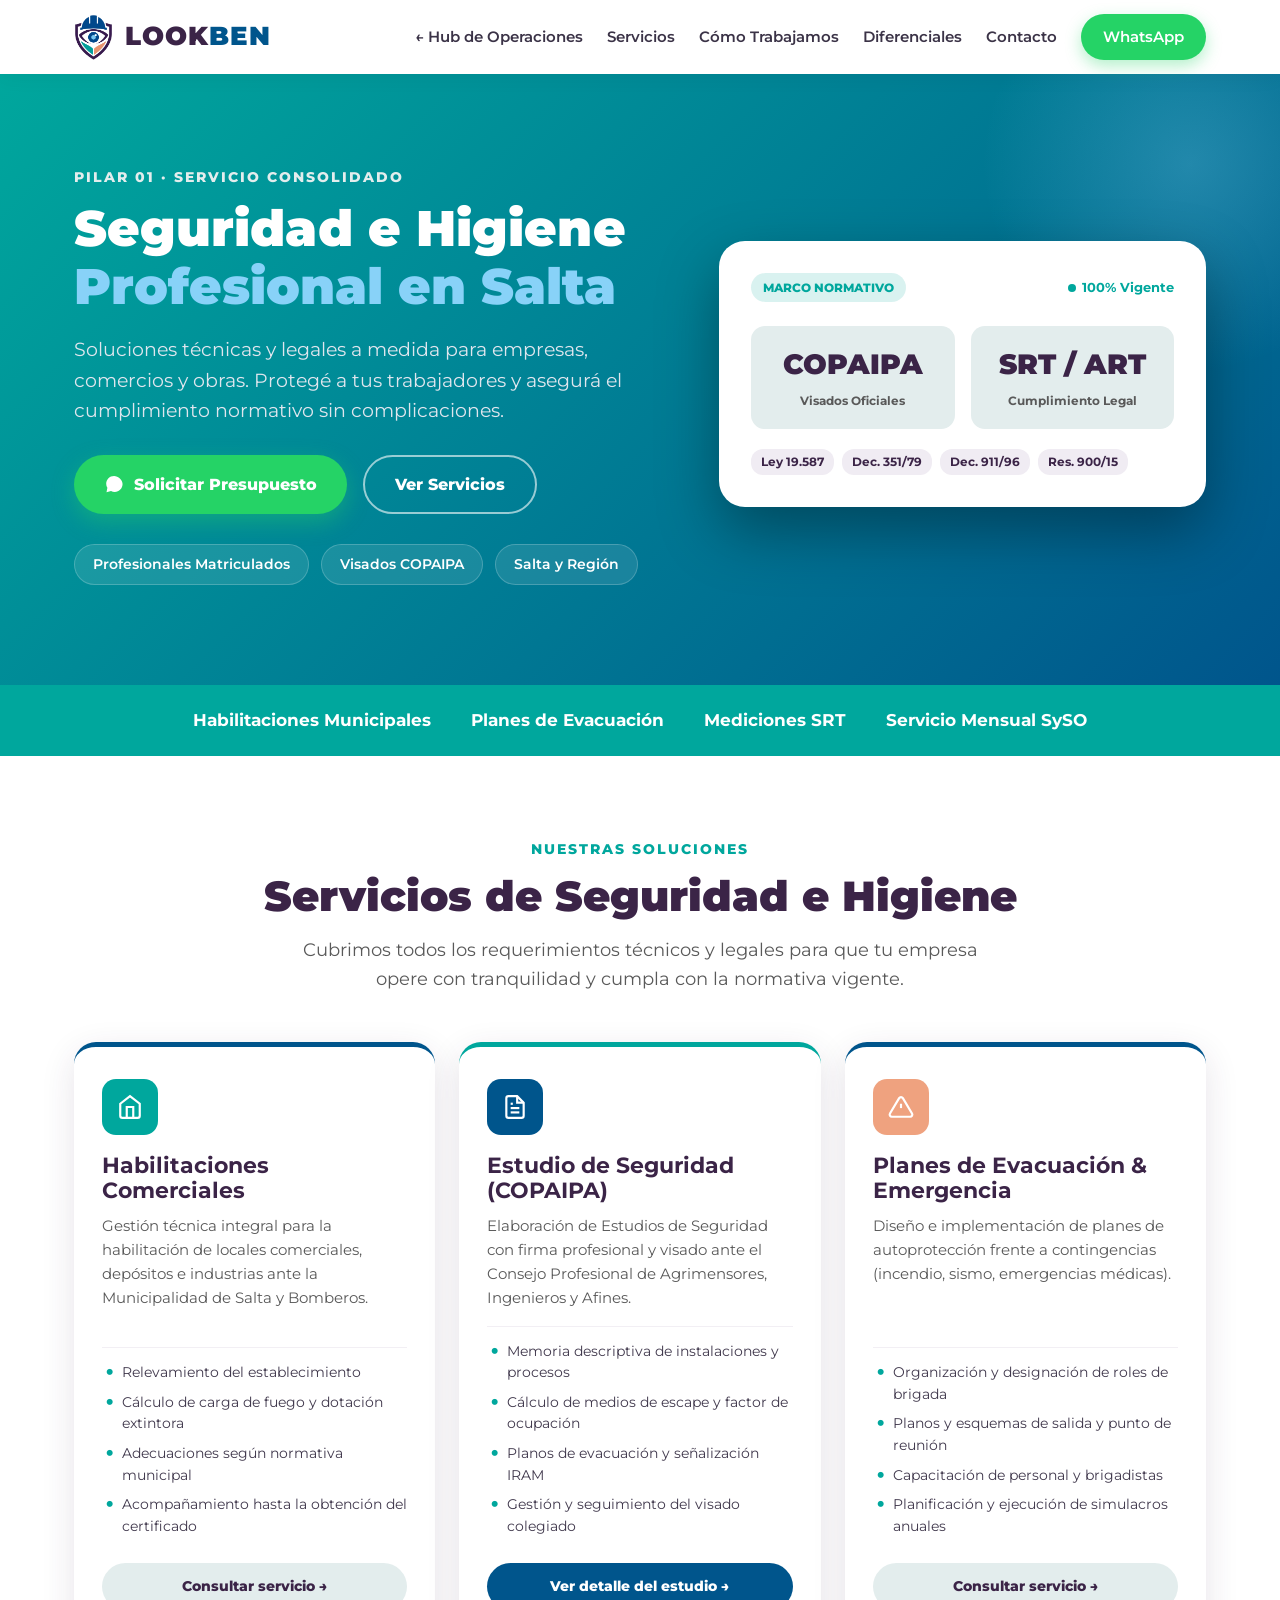
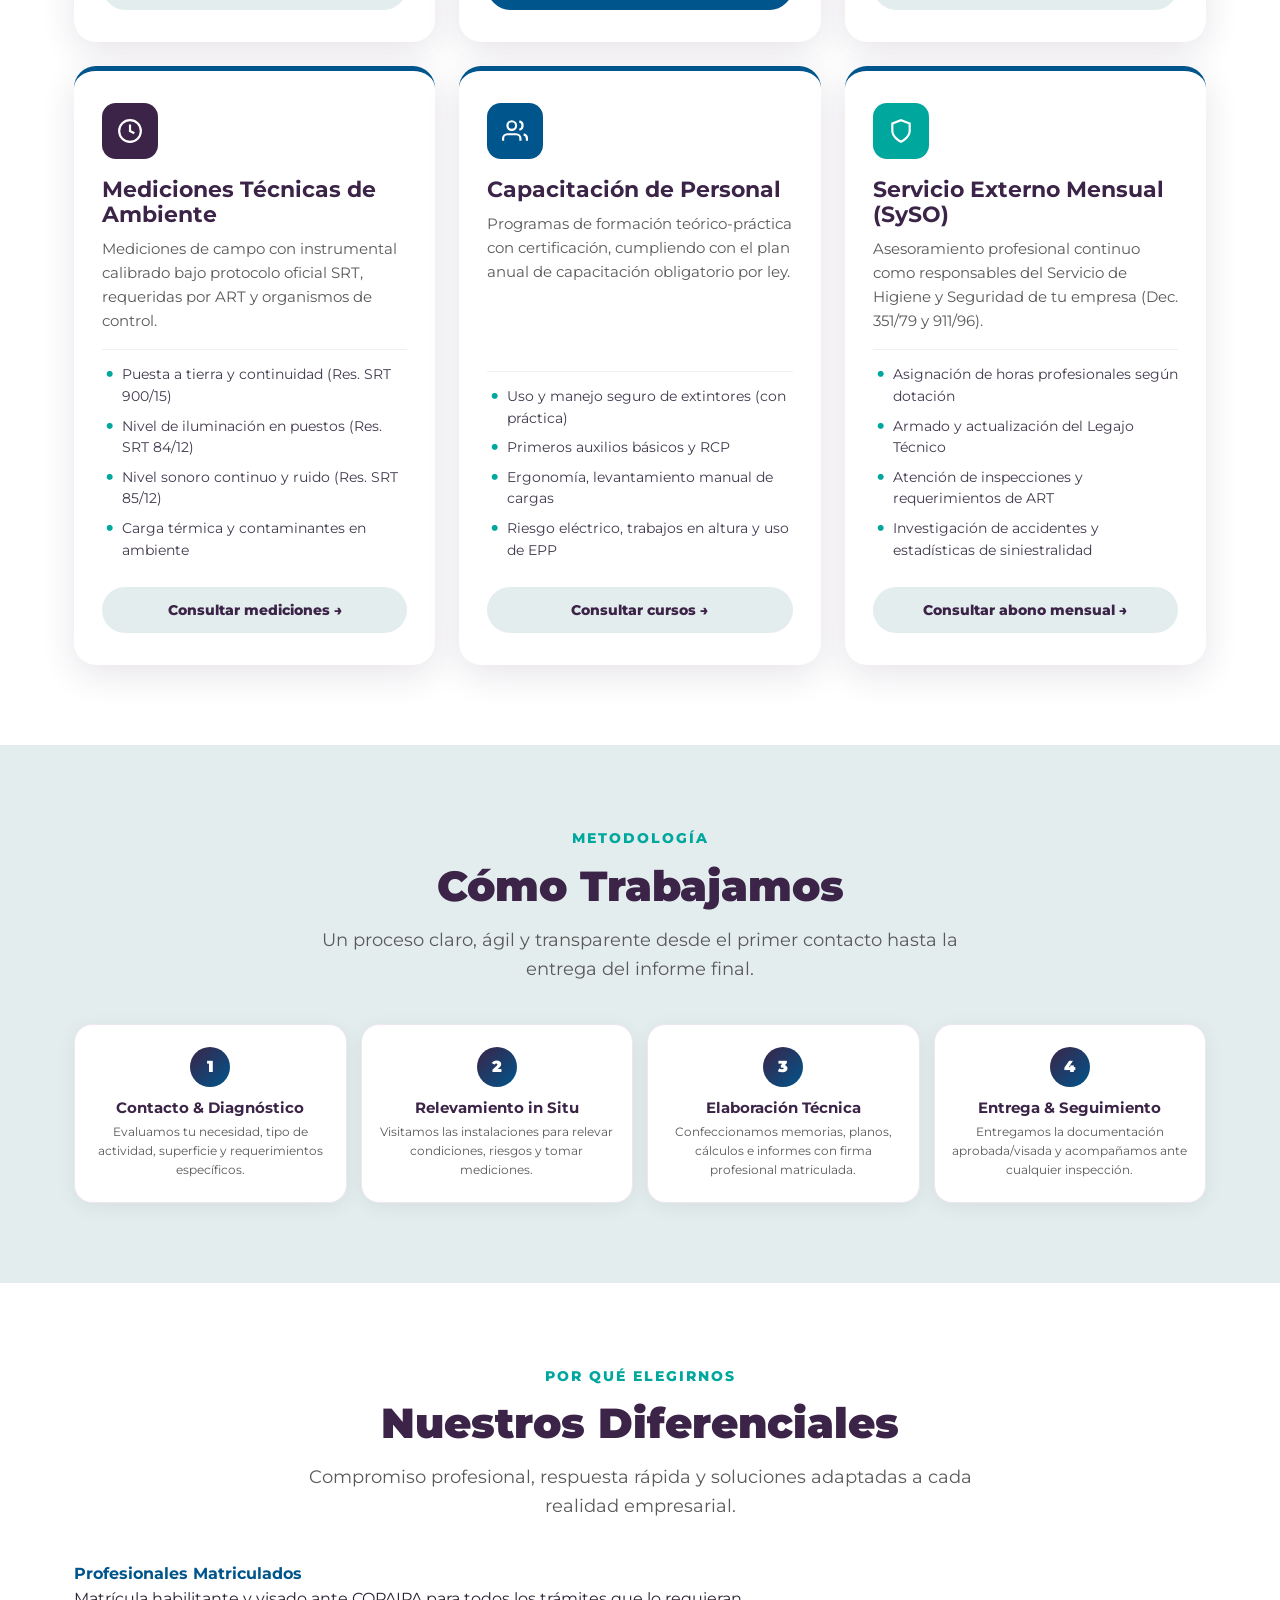
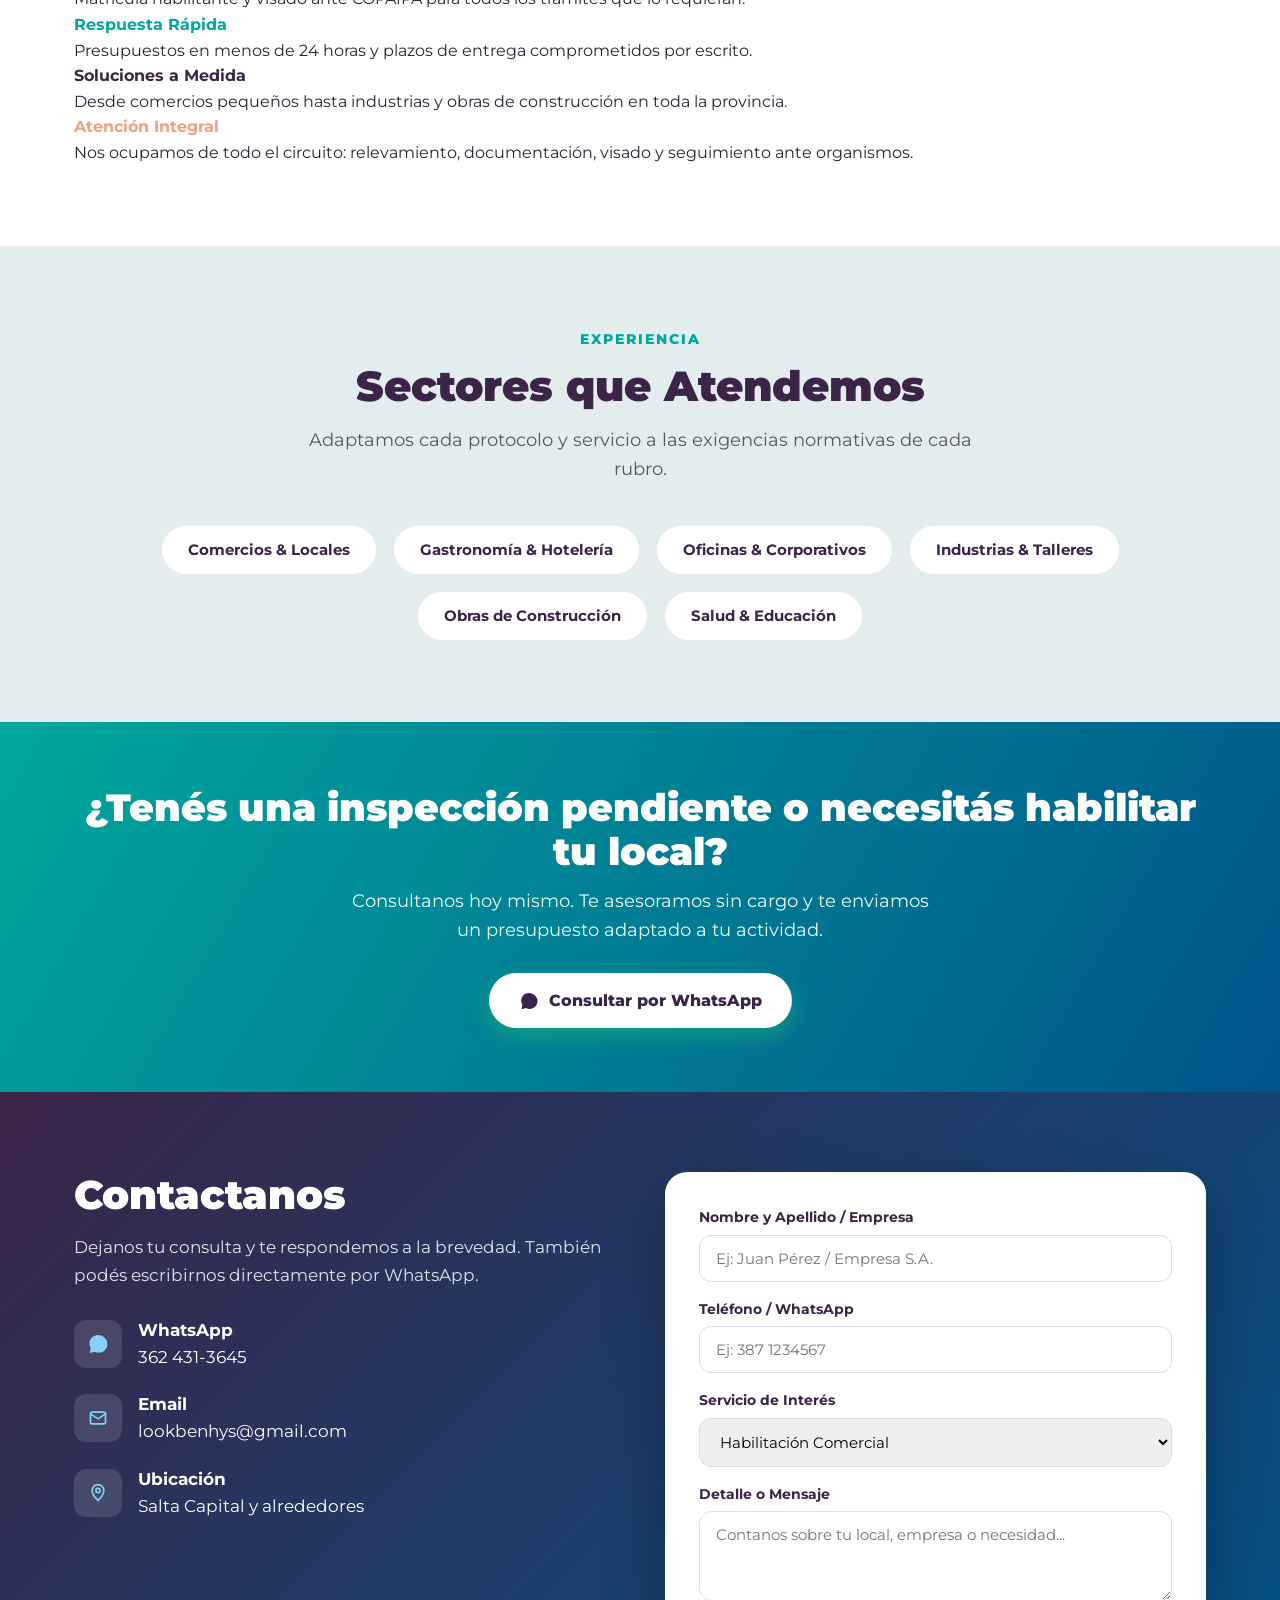
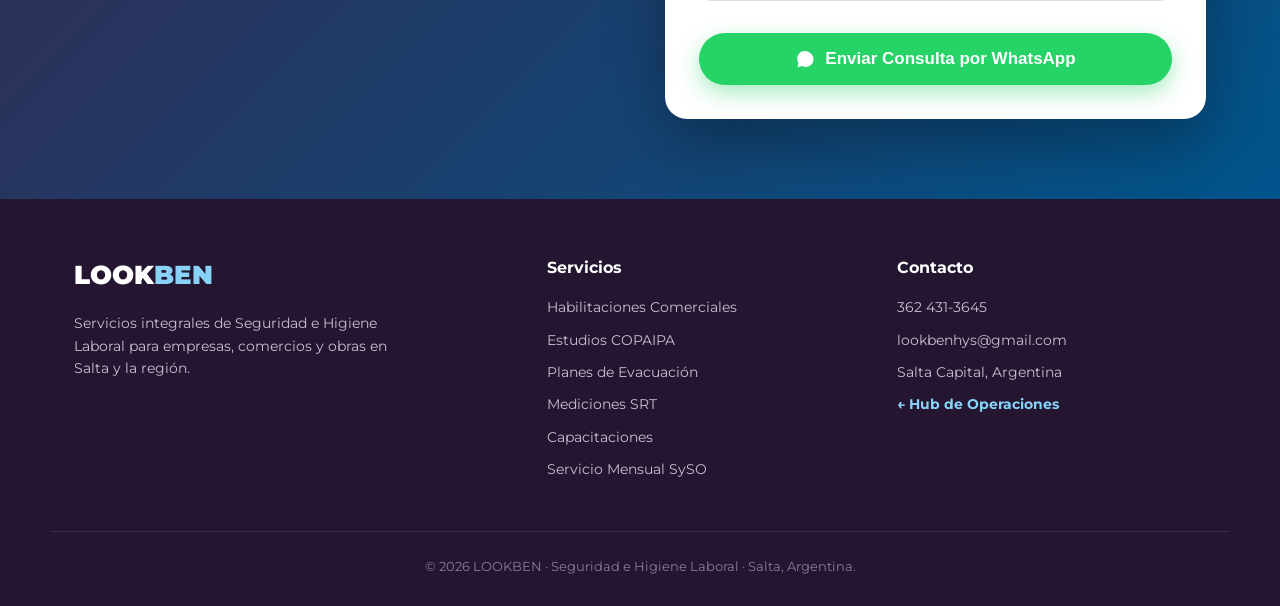
<file: estudio-seguridad.html>
<!DOCTYPE html>
<html lang="es">
<head>
  <meta charset="UTF-8">
  <meta name="viewport" content="width=device-width, initial-scale=1.0">
  <title>LOOKBEN · Seguridad e Higiene Laboral | Salta</title>
  <meta name="description" content="Servicios integrales de Higiene y Seguridad Laboral en Salta. Habilitaciones comerciales, estudios de seguridad COPAIPA, mediciones y servicio mensual.">
  <link rel="icon" type="image/png" href="assets/logo.png">
  <link href="https://fonts.googleapis.com/css2?family=Montserrat:wght@400;500;600;700;800;900&display=swap" rel="stylesheet">
  <link rel="stylesheet" href="styles.css">
</head>
<body>

  <!-- NAVEGACIÓN -->
  <nav>
    <div class="container nav-in">
      <a href="index.html" class="nav-logo">
        <img src="assets/logo.png" alt="LOOKBEN" onerror="this.style.display='none'">
        <span><span class="look">LOOK</span><span class="ben">BEN</span></span>
      </a>
      <div class="nav-links" id="navlinks">
        <a href="index.html">← Hub de Operaciones</a>
        <a href="#servicios">Servicios</a>
        <a href="#proceso">Cómo Trabajamos</a>
        <a href="#diferenciales">Diferenciales</a>
        <a href="#contacto">Contacto</a>
        <a href="https://wa.me/5493624313645?text=Hola%20LOOKBEN!%20Quiero%20consultar%20por%20servicios%20de%20Seguridad%20e%20Higiene." class="nav-cta">WhatsApp</a>
      </div>
      <div class="burger" onclick="toggleMenu()"><span></span><span></span><span></span></div>
    </div>
  </nav>

  <!-- HERO ORIGINAL HY&S -->
  <header class="hero" style="background: linear-gradient(135deg, var(--teal) 0%, var(--azul) 100%);">
    <div class="container hero-grid">
      <div>
        <span class="tag-eyebrow" style="color:var(--gris)">Pilar 01 · Servicio Consolidado</span>
        <h1>Seguridad e Higiene <span class="hl">Profesional en Salta</span></h1>
        <p>Soluciones técnicas y legales a medida para empresas, comercios y obras. Protegé a tus trabajadores y asegurá el cumplimiento normativo sin complicaciones.</p>
        <div class="hero-cta">
          <a href="https://wa.me/5493624313645?text=Hola%20LOOKBEN!%20Quiero%20solicitar%20un%20presupuesto%20de%20Seguridad%20e%20Higiene." class="btn btn-wa">
            <svg width="20" height="20" viewBox="0 0 32 32" fill="#fff"><path d="M16 3C9 3 3.5 8.5 3.5 15.5c0 2.4.7 4.6 1.9 6.5L4 29l7.2-1.9c1.8 1 3.9 1.5 6 1.5 7 0 12.5-5.5 12.5-12.5S23 3 16 3Zm5.9 14.3c-.3-.2-1.9-.9-2.2-1-.3-.1-.5-.2-.7.2s-.8 1-.9 1.2c-.2.2-.3.2-.6.1-.3-.2-1.4-.5-2.6-1.6-1-.9-1.6-1.9-1.8-2.3-.2-.3 0-.5.1-.7l.5-.6c.2-.2.2-.3.3-.5.1-.2 0-.4 0-.5s-.7-1.7-1-2.3c-.3-.6-.5-.5-.7-.5h-.6c-.2 0-.5.1-.8.4-.3.3-1 1-1 2.5s1.1 2.9 1.2 3.1c.2.2 2.2 3.4 5.3 4.7 3.1 1.3 3.1.9 3.7.8.6-.1 1.9-.8 2.1-1.5.3-.7.3-1.4.2-1.5Z"/></svg>
            Solicitar Presupuesto
          </a>
          <a href="#servicios" class="btn btn-outline">Ver Servicios</a>
        </div>
        <div class="hero-badges">
          <div class="hb">Profesionales Matriculados</div>
          <div class="hb">Visados COPAIPA</div>
          <div class="hb">Salta y Región</div>
        </div>
      </div>
      
      <div class="hero-card hero-widget">
        <div class="hw-header">
          <div class="hw-badge" style="background:rgba(0,167,157,0.15);color:var(--teal)">MARCO NORMATIVO</div>
          <div class="hw-status"><span class="dot" style="background:var(--teal)"></span> 100% Vigente</div>
        </div>
        <div class="hw-stats-grid">
          <div class="hw-stat">
            <span class="hw-stat-val">COPAIPA</span>
            <span class="hw-stat-lbl">Visados Oficiales</span>
          </div>
          <div class="hw-stat">
            <span class="hw-stat-val">SRT / ART</span>
            <span class="hw-stat-lbl">Cumplimiento Legal</span>
          </div>
        </div>
        <div class="hw-tags">
          <span>Ley 19.587</span>
          <span>Dec. 351/79</span>
          <span>Dec. 911/96</span>
          <span>Res. 900/15</span>
        </div>
      </div>
    </div>
  </header>

  <!-- TRUST BAR ORIGINAL -->
  <div class="trust">
    <div class="container trust-in">
      <span>Habilitaciones Municipales</span>
      <span>Planes de Evacuación</span>
      <span>Mediciones SRT</span>
      <span>Servicio Mensual SySO</span>
    </div>
  </div>

  <!-- LOS 6 SERVICIOS EXACTOS DE LA PÁGINA ORIGINAL -->
  <section class="section" id="servicios">
    <div class="container center">
      <span class="tag-eyebrow">Nuestras Soluciones</span>
      <h2 class="h2">Servicios de Seguridad e Higiene</h2>
      <p class="lead" style="margin-bottom: 48px;">Cubrimos todos los requerimientos técnicos y legales para que tu empresa opere con tranquilidad y cumpla con la normativa vigente.</p>
    </div>

    <div class="container pilar-grid">
      <!-- 1. Habilitaciones Comerciales -->
      <div class="pcard">
        <div class="pcard-ic" style="background:var(--teal)">
          <svg width="26" height="26" viewBox="0 0 24 24" fill="none" stroke="#fff" stroke-width="2"><path d="M3 9l9-7 9 7v11a2 2 0 0 1-2 2H5a2 2 0 0 1-2-2z"/><polyline points="9 22 9 12 15 12 15 22"/></svg>
        </div>
        <h3>Habilitaciones Comerciales</h3>
        <p>Gestión técnica integral para la habilitación de locales comerciales, depósitos e industrias ante la Municipalidad de Salta y Bomberos.</p>
        <ul class="pcard-list">
          <li>Relevamiento del establecimiento</li>
          <li>Cálculo de carga de fuego y dotación extintora</li>
          <li>Adecuaciones según normativa municipal</li>
          <li>Acompañamiento hasta la obtención del certificado</li>
        </ul>
        <div class="pcard-btn-wrap">
          <a href="https://wa.me/5493624313645?text=Hola%20LOOKBEN!%20Necesito%20asesoramiento%20para%20una%20Habilitaci%C3%B3n%20Comercial." class="btn pcard-btn">Consultar servicio →</a>
        </div>
      </div>

      <!-- 2. Estudios de Seguridad COPAIPA -->
      <div class="pcard featured">
        <div class="pcard-ic" style="background:var(--azul)">
          <svg width="26" height="26" viewBox="0 0 24 24" fill="none" stroke="#fff" stroke-width="2"><path d="M14 2H6a2 2 0 0 0-2 2v16a2 2 0 0 0 2 2h12a2 2 0 0 0 2-2V8z"/><polyline points="14 2 14 8 20 8"/><line x1="16" y1="13" x2="8" y2="13"/><line x1="16" y1="17" x2="8" y2="17"/><polyline points="10 9 9 9 8 9"/></svg>
        </div>
        <h3>Estudio de Seguridad (COPAIPA)</h3>
        <p>Elaboración de Estudios de Seguridad con firma profesional y visado ante el Consejo Profesional de Agrimensores, Ingenieros y Afines.</p>
        <ul class="pcard-list">
          <li>Memoria descriptiva de instalaciones y procesos</li>
          <li>Cálculo de medios de escape y factor de ocupación</li>
          <li>Planos de evacuación y señalización IRAM</li>
          <li>Gestión y seguimiento del visado colegiado</li>
        </ul>
        <div class="pcard-btn-wrap">
          <a href="estudio-seguridad.html" class="btn pcard-btn pcard-btn-primary">Ver detalle del estudio →</a>
        </div>
      </div>

      <!-- 3. Planes de Evacuación y Autoprotección -->
      <div class="pcard">
        <div class="pcard-ic" style="background:var(--salmon)">
          <svg width="26" height="26" viewBox="0 0 24 24" fill="none" stroke="#fff" stroke-width="2"><path d="M10.29 3.86L1.82 18a2 2 0 0 0 1.71 3h16.94a2 2 0 0 0 1.71-3L13.71 3.86a2 2 0 0 0-3.42 0z"/><line x1="12" y1="9" x2="12" y2="13"/><line x1="12" y1="17" x2="12.01" y2="17"/></svg>
        </div>
        <h3>Planes de Evacuación & Emergencia</h3>
        <p>Diseño e implementación de planes de autoprotección frente a contingencias (incendio, sismo, emergencias médicas).</p>
        <ul class="pcard-list">
          <li>Organización y designación de roles de brigada</li>
          <li>Planos y esquemas de salida y punto de reunión</li>
          <li>Capacitación de personal y brigadistas</li>
          <li>Planificación y ejecución de simulacros anuales</li>
        </ul>
        <div class="pcard-btn-wrap">
          <a href="https://wa.me/5493624313645?text=Hola%20LOOKBEN!%20Quiero%20consultar%20por%20Planes%20de%20Evacuaci%C3%B3n." class="btn pcard-btn">Consultar servicio →</a>
        </div>
      </div>

      <!-- 4. Mediciones de Ambiente Laboral -->
      <div class="pcard">
        <div class="pcard-ic" style="background:var(--violeta)">
          <svg width="26" height="26" viewBox="0 0 24 24" fill="none" stroke="#fff" stroke-width="2"><circle cx="12" cy="12" r="10"/><path d="M12 6v6l4 2"/></svg>
        </div>
        <h3>Mediciones Técnicas de Ambiente</h3>
        <p>Mediciones de campo con instrumental calibrado bajo protocolo oficial SRT, requeridas por ART y organismos de control.</p>
        <ul class="pcard-list">
          <li>Puesta a tierra y continuidad (Res. SRT 900/15)</li>
          <li>Nivel de iluminación en puestos (Res. SRT 84/12)</li>
          <li>Nivel sonoro continuo y ruido (Res. SRT 85/12)</li>
          <li>Carga térmica y contaminantes en ambiente</li>
        </ul>
        <div class="pcard-btn-wrap">
          <a href="https://wa.me/5493624313645?text=Hola%20LOOKBEN!%20Necesito%20presupuesto%20para%20Mediciones%20Laborales%20SRT." class="btn pcard-btn">Consultar mediciones →</a>
        </div>
      </div>

      <!-- 5. Capacitaciones de Personal -->
      <div class="pcard">
        <div class="pcard-ic" style="background:var(--azul)">
          <svg width="26" height="26" viewBox="0 0 24 24" fill="none" stroke="#fff" stroke-width="2"><path d="M17 21v-2a4 4 0 0 0-4-4H5a4 4 0 0 0-4 4v2"/><circle cx="9" cy="7" r="4"/><path d="M23 21v-2a4 4 0 0 0-3-3.87"/><path d="M16 3.13a4 4 0 0 1 0 7.75"/></svg>
        </div>
        <h3>Capacitación de Personal</h3>
        <p>Programas de formación teórico-práctica con certificación, cumpliendo con el plan anual de capacitación obligatorio por ley.</p>
        <ul class="pcard-list">
          <li>Uso y manejo seguro de extintores (con práctica)</li>
          <li>Primeros auxilios básicos y RCP</li>
          <li>Ergonomía, levantamiento manual de cargas</li>
          <li>Riesgo eléctrico, trabajos en altura y uso de EPP</li>
        </ul>
        <div class="pcard-btn-wrap">
          <a href="https://wa.me/5493624313645?text=Hola%20LOOKBEN!%20Quiero%20coordinar%20Capacitaciones%20para%20mi%20personal." class="btn pcard-btn">Consultar cursos →</a>
        </div>
      </div>

      <!-- 6. Servicio Externo Mensual SySO -->
      <div class="pcard">
        <div class="pcard-ic" style="background:var(--teal)">
          <svg width="26" height="26" viewBox="0 0 24 24" fill="none" stroke="#fff" stroke-width="2"><path d="M12 22s8-4 8-10V5l-8-3-8 3v7c0 6 8 10 8 10z"/></svg>
        </div>
        <h3>Servicio Externo Mensual (SySO)</h3>
        <p>Asesoramiento profesional continuo como responsables del Servicio de Higiene y Seguridad de tu empresa (Dec. 351/79 y 911/96).</p>
        <ul class="pcard-list">
          <li>Asignación de horas profesionales según dotación</li>
          <li>Armado y actualización del Legajo Técnico</li>
          <li>Atención de inspecciones y requerimientos de ART</li>
          <li>Investigación de accidentes y estadísticas de siniestralidad</li>
        </ul>
        <div class="pcard-btn-wrap">
          <a href="https://wa.me/5493624313645?text=Hola%20LOOKBEN!%20Quiero%20cotizar%20el%20Servicio%20Externo%20Mensual%20de%20SySO." class="btn pcard-btn">Consultar abono mensual →</a>
        </div>
      </div>
    </div>
  </section>

  <!-- PROCESO DE TRABAJO ORIGINAL -->
  <section class="section" style="background:var(--gris)" id="proceso">
    <div class="container center">
      <span class="tag-eyebrow">Metodología</span>
      <h2 class="h2">Cómo Trabajamos</h2>
      <p class="lead">Un proceso claro, ágil y transparente desde el primer contacto hasta la entrega del informe final.</p>
    </div>

    <div class="container flow" style="grid-template-columns: repeat(4, 1fr); margin-top: 40px;">
      <div class="fstep">
        <div class="fn">1</div>
        <h3>Contacto & Diagnóstico</h3>
        <p>Evaluamos tu necesidad, tipo de actividad, superficie y requerimientos específicos.</p>
      </div>
      <div class="fstep">
        <div class="fn">2</div>
        <h3>Relevamiento in Situ</h3>
        <p>Visitamos las instalaciones para relevar condiciones, riesgos y tomar mediciones.</p>
      </div>
      <div class="fstep">
        <div class="fn">3</div>
        <h3>Elaboración Técnica</h3>
        <p>Confeccionamos memorias, planos, cálculos e informes con firma profesional matriculada.</p>
      </div>
      <div class="fstep">
        <div class="fn">4</div>
        <h3>Entrega & Seguimiento</h3>
        <p>Entregamos la documentación aprobada/visada y acompañamos ante cualquier inspección.</p>
      </div>
    </div>
  </section>

  <!-- DIFERENCIALES ORIGINALES -->
  <section class="section" id="diferenciales">
    <div class="container center">
      <span class="tag-eyebrow">Por Qué Elegirnos</span>
      <h2 class="h2">Nuestros Diferenciales</h2>
      <p class="lead" style="margin-bottom: 40px;">Compromiso profesional, respuesta rápida y soluciones adaptadas a cada realidad empresarial.</p>
    </div>

    <div class="container hls-grid">
      <div class="hls-card" style="background:#fff;">
        <h4 style="color:var(--azul);">Profesionales Matriculados</h4>
        <p>Matrícula habilitante y visado ante COPAIPA para todos los trámites que lo requieran.</p>
      </div>
      <div class="hls-card" style="background:#fff;">
        <h4 style="color:var(--teal);">Respuesta Rápida</h4>
        <p>Presupuestos en menos de 24 horas y plazos de entrega comprometidos por escrito.</p>
      </div>
      <div class="hls-card" style="background:#fff;">
        <h4 style="color:var(--violeta);">Soluciones a Medida</h4>
        <p>Desde comercios pequeños hasta industrias y obras de construcción en toda la provincia.</p>
      </div>
      <div class="hls-card" style="background:#fff;">
        <h4 style="color:var(--salmon);">Atención Integral</h4>
        <p>Nos ocupamos de todo el circuito: relevamiento, documentación, visado y seguimiento ante organismos.</p>
      </div>
    </div>
  </section>

  <!-- SECTORES ATENDIDOS -->
  <section class="section" style="background:var(--gris)" id="sectores">
    <div class="container center">
      <span class="tag-eyebrow">Experiencia</span>
      <h2 class="h2">Sectores que Atendemos</h2>
      <p class="lead">Adaptamos cada protocolo y servicio a las exigencias normativas de cada rubro.</p>
      
      <div class="sectors">
        <div class="sector">Comercios & Locales</div>
        <div class="sector">Gastronomía & Hotelería</div>
        <div class="sector">Oficinas & Corporativos</div>
        <div class="sector">Industrias & Talleres</div>
        <div class="sector">Obras de Construcción</div>
        <div class="sector">Salud & Educación</div>
      </div>
    </div>
  </section>

  <!-- CTA BAND ORIGINAL -->
  <section class="ctaband">
    <div class="container">
      <h2>¿Tenés una inspección pendiente o necesitás habilitar tu local?</h2>
      <p>Consultanos hoy mismo. Te asesoramos sin cargo y te enviamos un presupuesto adaptado a tu actividad.</p>
      <a href="https://wa.me/5493624313645?text=Hola%20LOOKBEN!%20Quiero%20hacer%20una%20consulta%20por%20Higiene%20y%20Seguridad." class="btn btn-wa" style="background:#fff;color:var(--violeta);">
        <svg width="20" height="20" viewBox="0 0 32 32" fill="var(--violeta)"><path d="M16 3C9 3 3.5 8.5 3.5 15.5c0 2.4.7 4.6 1.9 6.5L4 29l7.2-1.9c1.8 1 3.9 1.5 6 1.5 7 0 12.5-5.5 12.5-12.5S23 3 16 3Z"/></svg>
        Consultar por WhatsApp
      </a>
    </div>
  </section>

  <!-- CONTACTO & COTIZADOR ORIGINAL -->
  <section class="section contact" id="contacto">
    <div class="container contact-grid">
      <div class="cinfo">
        <h2>Contactanos</h2>
        <p>Dejanos tu consulta y te respondemos a la brevedad. También podés escribirnos directamente por WhatsApp.</p>
        <div class="cline">
          <div class="ci"><svg width="22" height="22" viewBox="0 0 32 32" fill="#88D2F8"><path d="M16 3C9 3 3.5 8.5 3.5 15.5c0 2.4.7 4.6 1.9 6.5L4 29l7.2-1.9c1.8 1 3.9 1.5 6 1.5 7 0 12.5-5.5 12.5-12.5S23 3 16 3Z"/></svg></div>
          <div><strong>WhatsApp</strong><br>362 431-3645</div>
        </div>
        <div class="cline">
          <div class="ci"><svg width="20" height="20" viewBox="0 0 24 24" fill="none" stroke="#88D2F8" stroke-width="2"><rect x="3" y="5" width="18" height="14" rx="2"/><path d="m3 7 9 6 9-6"/></svg></div>
          <div><strong>Email</strong><br>lookbenhys@gmail.com</div>
        </div>
        <div class="cline">
          <div class="ci"><svg width="20" height="20" viewBox="0 0 24 24" fill="none" stroke="#88D2F8" stroke-width="2"><path d="M12 21s-7-6.5-7-12a7 7 0 0 1 14 0c0 5.5-7 12-7 12Z"/><circle cx="12" cy="9" r="2.5"/></svg></div>
          <div><strong>Ubicación</strong><br>Salta Capital y alrededores</div>
        </div>
      </div>

      <div class="form-card">
        <form id="hysForm" onsubmit="return enviarConsultaHyS(event)">
          <label>Nombre y Apellido / Empresa</label>
          <input type="text" id="hys_nombre" placeholder="Ej: Juan Pérez / Empresa S.A." required>

          <label>Teléfono / WhatsApp</label>
          <input type="tel" id="hys_tel" placeholder="Ej: 387 1234567" required>

          <label>Servicio de Interés</label>
          <select id="hys_servicio">
            <option value="Habilitación Comercial">Habilitación Comercial</option>
            <option value="Estudio de Seguridad COPAIPA">Estudio de Seguridad COPAIPA</option>
            <option value="Plan de Evacuación">Plan de Evacuación / Autoprotección</option>
            <option value="Mediciones de Ambiente SRT">Mediciones de Ambiente Laboral (PAT, Luz, Ruido)</option>
            <option value="Capacitación de Personal">Capacitación de Personal</option>
            <option value="Servicio Externo Mensual">Servicio Externo Mensual (SySO)</option>
            <option value="Otro">Otro / Consulta general</option>
          </select>

          <label>Detalle o Mensaje</label>
          <textarea id="hys_mensaje" placeholder="Contanos sobre tu local, empresa o necesidad..."></textarea>

          <button type="submit" class="btn btn-wa">
            <svg width="20" height="20" viewBox="0 0 32 32" fill="#fff"><path d="M16 3C9 3 3.5 8.5 3.5 15.5c0 2.4.7 4.6 1.9 6.5L4 29l7.2-1.9c1.8 1 3.9 1.5 6 1.5 7 0 12.5-5.5 12.5-12.5S23 3 16 3Z"/></svg>
            Enviar Consulta por WhatsApp
          </button>
        </form>
      </div>
    </div>
  </section>

  <!-- FOOTER ORIGINAL -->
  <footer>
    <div class="container foot-grid">
      <div>
        <div class="foot-logo">
          <span><span class="look">LOOK</span><span class="ben">BEN</span></span>
        </div>
        <p style="font-size:14px;max-width:320px;">Servicios integrales de Seguridad e Higiene Laboral para empresas, comercios y obras en Salta y la región.</p>
      </div>
      <div>
        <h4>Servicios</h4>
        <ul>
          <li><a href="#servicios">Habilitaciones Comerciales</a></li>
          <li><a href="estudio-seguridad.html">Estudios COPAIPA</a></li>
          <li><a href="#servicios">Planes de Evacuación</a></li>
          <li><a href="#servicios">Mediciones SRT</a></li>
          <li><a href="#servicios">Capacitaciones</a></li>
          <li><a href="#servicios">Servicio Mensual SySO</a></li>
        </ul>
      </div>
      <div>
        <h4>Contacto</h4>
        <ul>
          <li>362 431-3645</li>
          <li>lookbenhys@gmail.com</li>
          <li>Salta Capital, Argentina</li>
          <li><a href="index.html" style="color:var(--celeste);font-weight:700;">← Hub de Operaciones</a></li>
        </ul>
      </div>
    </div>
    <div class="container foot-bottom">
      © 2026 LOOKBEN · Seguridad e Higiene Laboral · Salta, Argentina.
    </div>
  </footer>

  <script src="app.js"></script>
</body>
</html>
</file>
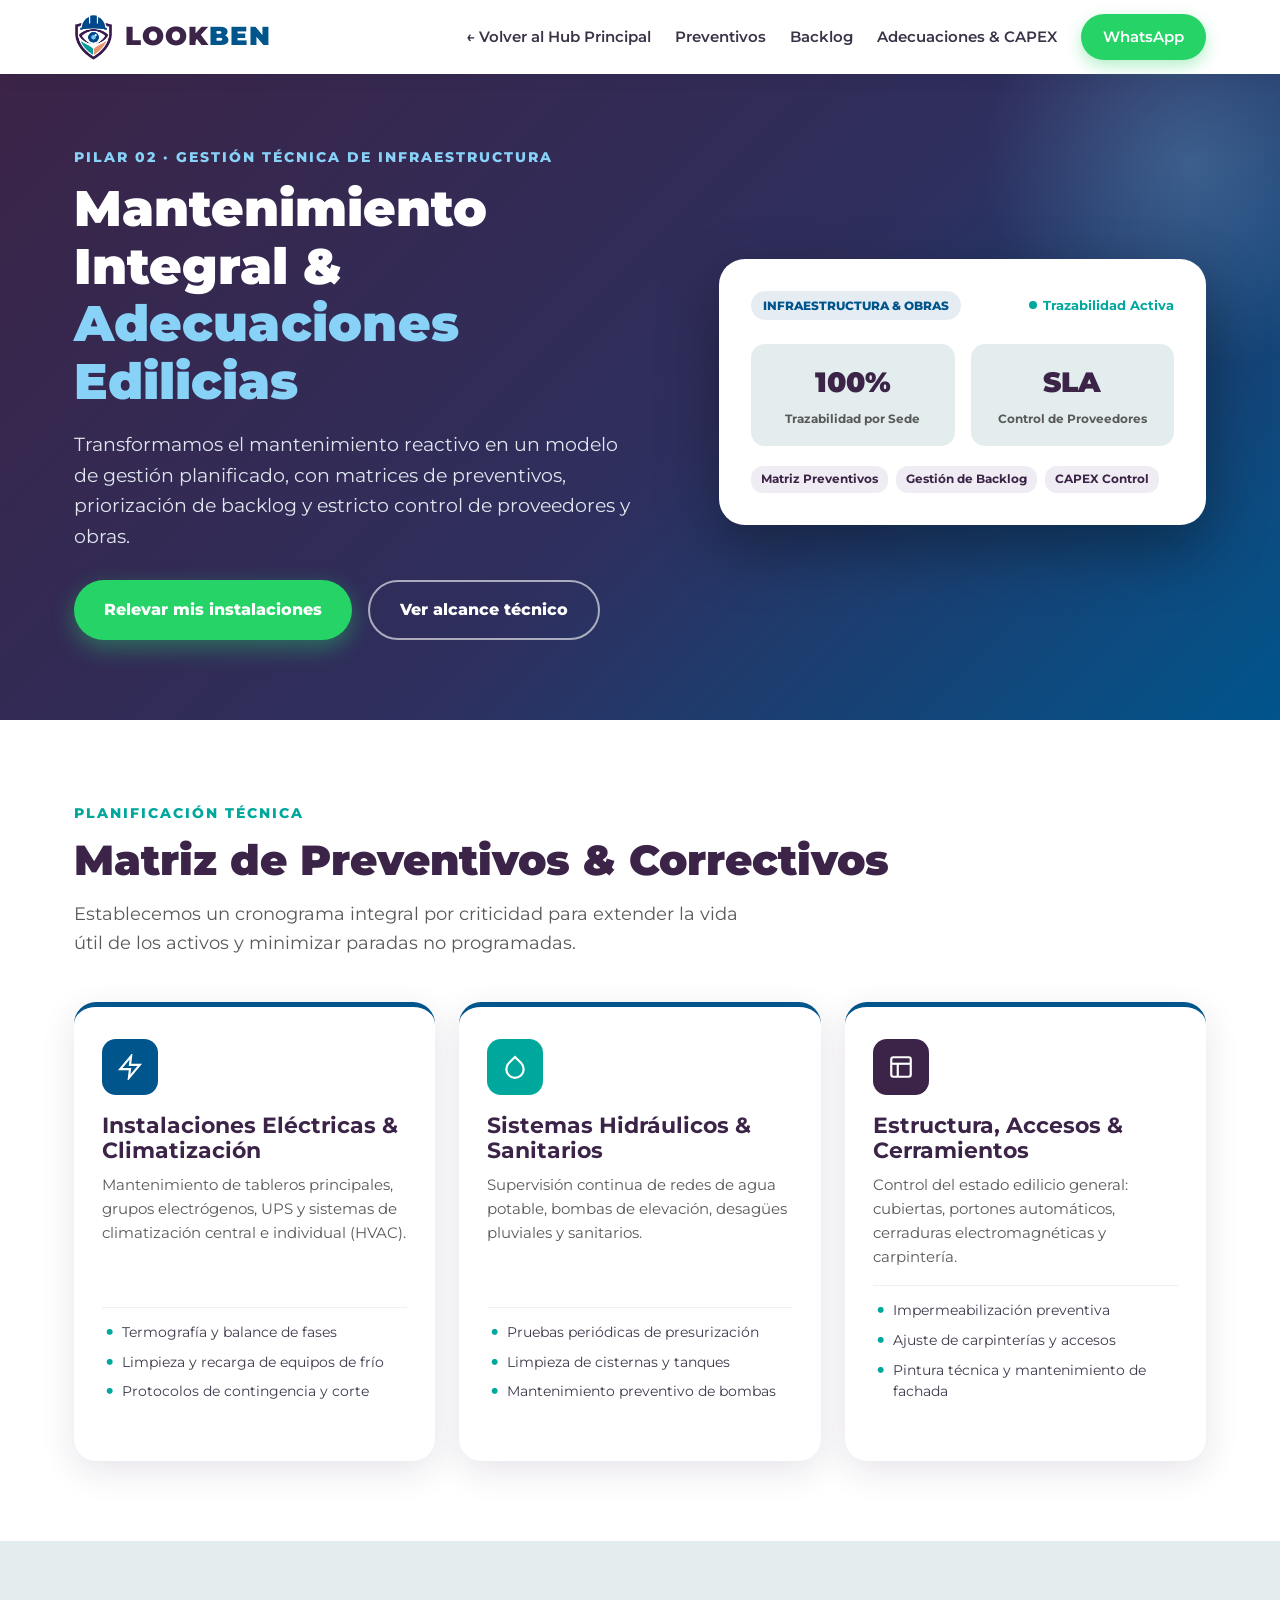
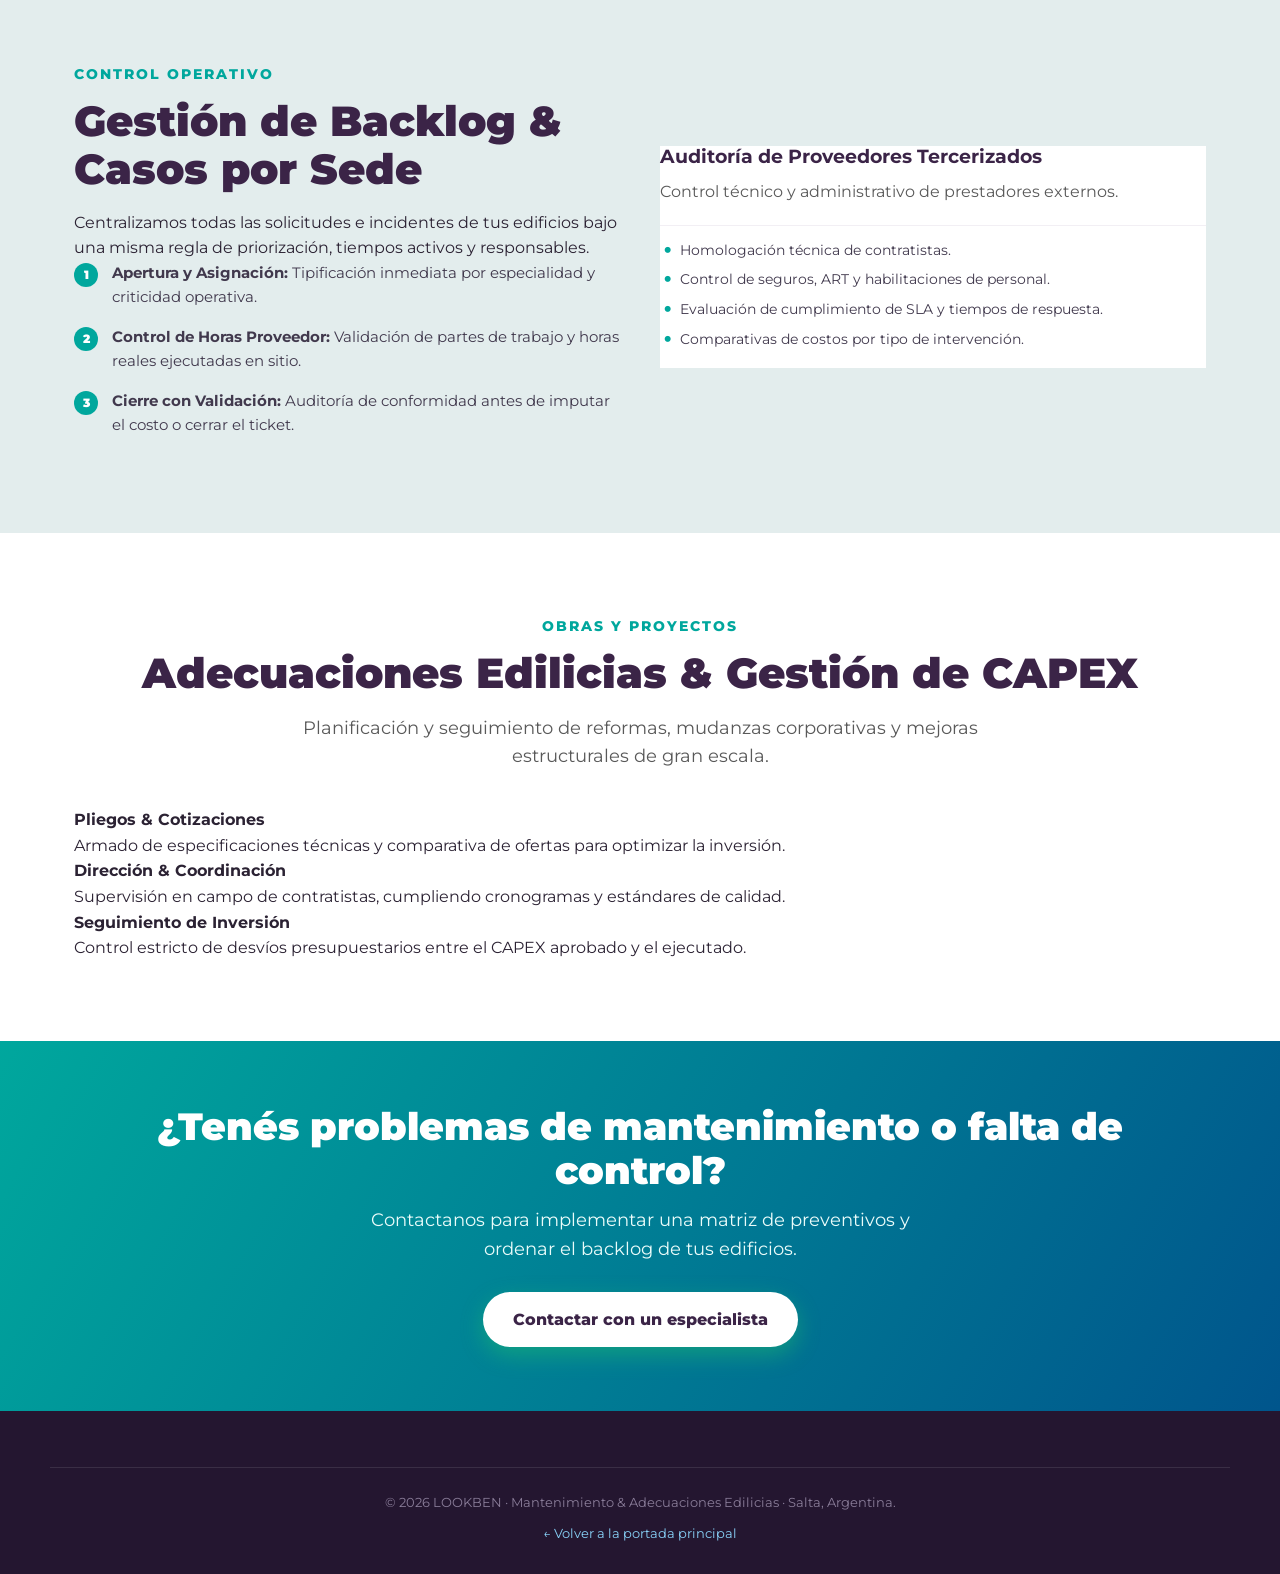
<file: mantenimiento.html>
<!DOCTYPE html>
<html lang="es">
<head>
  <meta charset="UTF-8">
  <meta name="viewport" content="width=device-width, initial-scale=1.0">
  <title>Mantenimiento & Adecuaciones Edilicias · LOOKBEN</title>
  <link rel="icon" type="image/png" href="assets/logo.png">
  <link href="https://fonts.googleapis.com/css2?family=Montserrat:wght@400;500;600;700;800;900&display=swap" rel="stylesheet">
  <link rel="stylesheet" href="styles.css">
</head>
<body>

  <nav>
    <div class="container nav-in">
      <a href="index.html" class="nav-logo">
        <img src="assets/logo.png" alt="LOOKBEN" onerror="this.style.display='none'">
        <span><span class="look">LOOK</span><span class="ben">BEN</span></span>
      </a>
      <div class="nav-links" id="navlinks">
        <a href="index.html">← Volver al Hub Principal</a>
        <a href="#preventivos">Preventivos</a>
        <a href="#backlog-maint">Backlog</a>
        <a href="#obras">Adecuaciones & CAPEX</a>
        <a href="https://wa.me/5493624313645?text=Hola%20LOOKBEN!%20Quiero%20consultar%20por%20el%20servicio%20de%20Mantenimiento%20y%20Adecuaciones." class="nav-cta">WhatsApp</a>
      </div>
      <div class="burger" onclick="toggleMenu()"><span></span><span></span><span></span></div>
    </div>
  </nav>

  <header class="hero" style="padding: 70px 0 80px;">
    <div class="container hero-grid">
      <div>
        <span class="tag-eyebrow" style="color:var(--celeste)">Pilar 02 · Gestión Técnica de Infraestructura</span>
        <h1>Mantenimiento Integral & <span class="hl">Adecuaciones Edilicias</span></h1>
        <p>Transformamos el mantenimiento reactivo en un modelo de gestión planificado, con matrices de preventivos, priorización de backlog y estricto control de proveedores y obras.</p>
        <div class="hero-cta">
          <a href="https://wa.me/5493624313645?text=Hola%20LOOKBEN!%20Quiero%20evaluar%20el%20mantenimiento%20de%20nuestras%20instalaciones." class="btn btn-wa">
            Relevar mis instalaciones
          </a>
          <a href="#preventivos" class="btn btn-outline">Ver alcance técnico</a>
        </div>
      </div>
      <div class="hero-card hero-widget">
        <div class="hw-header">
          <div class="hw-badge">INFRAESTRUCTURA & OBRAS</div>
          <div class="hw-status"><span class="dot"></span> Trazabilidad Activa</div>
        </div>
        <div class="hw-stats-grid">
          <div class="hw-stat">
            <span class="hw-stat-val">100%</span>
            <span class="hw-stat-lbl">Trazabilidad por Sede</span>
          </div>
          <div class="hw-stat">
            <span class="hw-stat-val">SLA</span>
            <span class="hw-stat-lbl">Control de Proveedores</span>
          </div>
        </div>
        <div class="hw-tags">
          <span>Matriz Preventivos</span>
          <span>Gestión de Backlog</span>
          <span>CAPEX Control</span>
        </div>
      </div>
    </div>
  </header>

  <!-- MATRIZ DE PREVENTIVOS -->
  <section class="section" id="preventivos">
    <div class="container">
      <span class="tag-eyebrow">Planificación Técnica</span>
      <h2 class="h2">Matriz de Preventivos & Correctivos</h2>
      <p class="lead" style="margin-bottom: 36px;">Establecemos un cronograma integral por criticidad para extender la vida útil de los activos y minimizar paradas no programadas.</p>

      <div class="pilar-grid">
        <div class="pcard">
          <div class="pcard-ic" style="background:var(--azul)">
            <svg width="26" height="26" viewBox="0 0 24 24" fill="none" stroke="#fff" stroke-width="2"><polygon points="13 2 3 14 12 14 11 22 21 10 12 10 13 2"/></svg>
          </div>
          <h3>Instalaciones Eléctricas & Climatización</h3>
          <p>Mantenimiento de tableros principales, grupos electrógenos, UPS y sistemas de climatización central e individual (HVAC).</p>
          <ul class="pcard-list">
            <li>Termografía y balance de fases</li>
            <li>Limpieza y recarga de equipos de frío</li>
            <li>Protocolos de contingencia y corte</li>
          </ul>
        </div>
        <div class="pcard">
          <div class="pcard-ic" style="background:var(--teal)">
            <svg width="26" height="26" viewBox="0 0 24 24" fill="none" stroke="#fff" stroke-width="2"><path d="M12 2.69l5.66 5.66a8 8 0 1 1-11.31 0z"/></svg>
          </div>
          <h3>Sistemas Hidráulicos & Sanitarios</h3>
          <p>Supervisión continua de redes de agua potable, bombas de elevación, desagües pluviales y sanitarios.</p>
          <ul class="pcard-list">
            <li>Pruebas periódicas de presurización</li>
            <li>Limpieza de cisternas y tanques</li>
            <li>Mantenimiento preventivo de bombas</li>
          </ul>
        </div>
        <div class="pcard">
          <div class="pcard-ic" style="background:var(--violeta)">
            <svg width="26" height="26" viewBox="0 0 24 24" fill="none" stroke="#fff" stroke-width="2"><rect x="3" y="3" width="18" height="18" rx="2"/><line x1="3" y1="9" x2="21" y2="9"/><line x1="9" y1="21" x2="9" y2="9"/></svg>
          </div>
          <h3>Estructura, Accesos & Cerramientos</h3>
          <p>Control del estado edilicio general: cubiertas, portones automáticos, cerraduras electromagnéticas y carpintería.</p>
          <ul class="pcard-list">
            <li>Impermeabilización preventiva</li>
            <li>Ajuste de carpinterías y accesos</li>
            <li>Pintura técnica y mantenimiento de fachada</li>
          </ul>
        </div>
      </div>
    </div>
  </section>

  <!-- GESTION DE BACKLOG -->
  <section class="section" style="background:var(--gris)" id="backlog-maint">
    <div class="container backlog-grid">
      <div class="backlog-desc">
        <span class="tag-eyebrow">Control Operativo</span>
        <h2 class="h2">Gestión de Backlog & Casos por Sede</h2>
        <p>Centralizamos todas las solicitudes e incidentes de tus edificios bajo una misma regla de priorización, tiempos activos y responsables.</p>
        <div class="feature-item"><div class="f-ic">1</div><div><strong>Apertura y Asignación:</strong> Tipificación inmediata por especialidad y criticidad operativa.</div></div>
        <div class="feature-item"><div class="f-ic">2</div><div><strong>Control de Horas Proveedor:</strong> Validación de partes de trabajo y horas reales ejecutadas en sitio.</div></div>
        <div class="feature-item"><div class="f-ic">3</div><div><strong>Cierre con Validación:</strong> Auditoría de conformidad antes de imputar el costo o cerrar el ticket.</div></div>
      </div>

      <div class="hls-card" style="background:#fff;">
        <h3 style="color:var(--violeta);margin-bottom:12px;">Auditoría de Proveedores Tercerizados</h3>
        <p style="color:var(--gristxt);margin-bottom:20px;">Control técnico y administrativo de prestadores externos.</p>
        <ul class="pcard-list">
          <li>Homologación técnica de contratistas.</li>
          <li>Control de seguros, ART y habilitaciones de personal.</li>
          <li>Evaluación de cumplimiento de SLA y tiempos de respuesta.</li>
          <li>Comparativas de costos por tipo de intervención.</li>
        </ul>
      </div>
    </div>
  </section>

  <!-- ADECUACIONES Y CAPEX -->
  <section class="section" id="obras">
    <div class="container center">
      <span class="tag-eyebrow">Obras y Proyectos</span>
      <h2 class="h2">Adecuaciones Edilicias & Gestión de CAPEX</h2>
      <p class="lead">Planificación y seguimiento de reformas, mudanzas corporativas y mejoras estructurales de gran escala.</p>
    </div>
    <div class="container hls-grid" style="margin-top:36px;">
      <div class="hls-card"><h4>Pliegos & Cotizaciones</h4><p>Armado de especificaciones técnicas y comparativa de ofertas para optimizar la inversión.</p></div>
      <div class="hls-card"><h4>Dirección & Coordinación</h4><p>Supervisión en campo de contratistas, cumpliendo cronogramas y estándares de calidad.</p></div>
      <div class="hls-card"><h4>Seguimiento de Inversión</h4><p>Control estricto de desvíos presupuestarios entre el CAPEX aprobado y el ejecutado.</p></div>
    </div>
  </section>

  <section class="ctaband">
    <div class="container">
      <h2>¿Tenés problemas de mantenimiento o falta de control?</h2>
      <p>Contactanos para implementar una matriz de preventivos y ordenar el backlog de tus edificios.</p>
      <a href="https://wa.me/5493624313645?text=Hola%20LOOKBEN!%20Quiero%20ordenar%20el%20mantenimiento%20de%20mis%20sedes." class="btn btn-wa" style="background:#fff;color:var(--violeta);">
        Contactar con un especialista
      </a>
    </div>
  </section>

  <footer>
    <div class="container foot-bottom">
      © 2026 LOOKBEN · Mantenimiento & Adecuaciones Edilicias · Salta, Argentina.
      <p style="margin-top:10px;"><a href="index.html" style="color:var(--celeste)">← Volver a la portada principal</a></p>
    </div>
  </footer>

  <script src="app.js"></script>
</body>
</html>
</file>
<file: styles.css>
* { margin: 0; padding: 0; box-sizing: border-box; }
:root {
  --violeta: #3B2447;
  --azul: #00558C;
  --celeste: #88D2F8;
  --gris: #E3EDED;
  --salmon: #EFA27F;
  --teal: #00A79D;
  --gristxt: #595959;
  --wa: #25D366;
  --shadow: 0 10px 34px rgba(59, 36, 71, .12);
  --shadow-card: 0 4px 20px rgba(0, 0, 0, .06);
}
html { scroll-behavior: smooth; }
body {
  font-family: 'Montserrat', sans-serif;
  color: #2b2233;
  line-height: 1.6;
  background: #fff;
  -webkit-font-smoothing: antialiased;
  overflow-x: hidden;
}
h1, h2, h3 { line-height: 1.15; }
a { text-decoration: none; color: inherit; }
.container { max-width: 1180px; margin: 0 auto; padding: 0 24px; }

/* BOTONES */
.btn {
  display: inline-flex;
  align-items: center;
  gap: 10px;
  font-weight: 800;
  border-radius: 60px;
  padding: 15px 30px;
  font-size: 16px;
  transition: transform .18s ease, box-shadow .18s ease;
  cursor: pointer;
  border: none;
}
.btn:hover { transform: translateY(-2px); }
.btn-wa { background: var(--wa); color: #fff; box-shadow: 0 8px 22px rgba(37, 211, 102, .4); }
.btn-outline { background: transparent; color: #fff; border: 2px solid rgba(255, 255, 255, .6); }
.btn-teal { background: var(--teal); color: #fff; box-shadow: 0 8px 22px rgba(0, 167, 157, .35); }
.btn-violeta { background: var(--violeta); color: #fff; box-shadow: 0 8px 22px rgba(59, 36, 71, .3); }

/* UTILIDADES */
.section { padding: 80px 0; }
.tag-eyebrow { display: inline-block; color: var(--teal); font-weight: 800; letter-spacing: 2px; text-transform: uppercase; font-size: 14px; margin-bottom: 12px; }
.h2 { font-size: 42px; font-weight: 900; color: var(--violeta); margin-bottom: 16px; }
.lead { font-size: 18px; color: var(--gristxt); max-width: 680px; }
.center { text-align: center; } .center .lead { margin: 0 auto; }

/* NAVEGACIÓN */
nav { position: sticky; top: 0; z-index: 100; background: rgba(255, 255, 255, .96); backdrop-filter: blur(8px); box-shadow: 0 2px 20px rgba(0, 0, 0, .06); }
.nav-in { display: flex; align-items: center; justify-content: space-between; height: 74px; }
.nav-logo { display: flex; align-items: center; gap: 12px; font-weight: 900; font-size: 26px; letter-spacing: 1px; }
.nav-logo img { height: 46px; }
.nav-logo .look { color: var(--violeta); } .nav-logo .ben { color: var(--azul); }
.nav-links { display: flex; align-items: center; gap: 24px; }
.nav-links a { font-weight: 600; font-size: 15px; color: #3b3347; transition: color .15s; }
.nav-links a:hover, .nav-links a.active { color: var(--teal); }
.nav-cta { background: var(--wa); color: #fff !important; padding: 11px 22px; border-radius: 50px; font-weight: 800; font-size: 14px; box-shadow: 0 6px 16px rgba(37, 211, 102, .35); }
.burger { display: none; flex-direction: column; gap: 5px; cursor: pointer; }
.burger span { width: 26px; height: 3px; background: var(--violeta); border-radius: 2px; }

/* HERO */
.hero { background: linear-gradient(135deg, var(--violeta) 0%, #2e2f5e 55%, var(--azul) 100%); color: #fff; position: relative; overflow: hidden; padding: 90px 0 100px; }
.hero::after { content: ""; position: absolute; right: -120px; top: -120px; width: 420px; height: 420px; background: radial-gradient(circle, rgba(136, 210, 248, .25), transparent 70%); border-radius: 50%; }
.hero-grid { display: grid; grid-template-columns: 1.1fr .9fr; gap: 50px; align-items: center; position: relative; z-index: 2; }
.hero h1 { font-size: 50px; font-weight: 900; margin-bottom: 20px; }
.hero h1 .hl { color: var(--celeste); }
.hero p { font-size: 19px; color: #dfe6ee; margin-bottom: 28px; max-width: 560px; }
.hero-badges { display: flex; gap: 12px; flex-wrap: wrap; margin-top: 30px; }
.hb { background: rgba(255, 255, 255, .1); border: 1px solid rgba(255, 255, 255, .2); border-radius: 40px; padding: 8px 18px; font-size: 14px; font-weight: 600; display: flex; align-items: center; gap: 8px; }
.hero-cta { display: flex; gap: 16px; flex-wrap: wrap; }
.hero-card { background: #fff; border-radius: 26px; padding: 32px; box-shadow: 0 24px 60px rgba(0, 0, 0, .35); color: #2b2233; text-align: center; }
.hero-card .qr { width: 230px; height: 230px; border-radius: 14px; margin: 0 auto 16px; display: block; }
.hero-card h3 { color: var(--violeta); font-size: 24px; margin-bottom: 6px; }
.hero-card p { color: var(--gristxt); font-size: 15px; margin: 0; }

/* HERO WIDGET (Hub Operaciones) */
.hero-widget { text-align: left; }
.hw-header { display: flex; justify-content: space-between; align-items: center; margin-bottom: 24px; }
.hw-badge { font-size: 12px; font-weight: 800; color: var(--azul); background: rgba(0, 85, 140, 0.1); padding: 5px 12px; border-radius: 20px; }
.hw-status { font-size: 13px; font-weight: 700; color: var(--teal); display: flex; align-items: center; gap: 6px; }
.hw-status .dot { width: 8px; height: 8px; border-radius: 50%; background: var(--teal); display: inline-block; }
.hw-stats-grid { display: grid; grid-template-columns: 1fr 1fr; gap: 16px; margin-bottom: 20px; }
.hw-stat { background: var(--gris); padding: 16px; border-radius: 14px; text-align: center; }
.hw-stat-val { display: block; font-size: 28px; font-weight: 900; color: var(--violeta); }
.hw-stat-lbl { font-size: 12px; color: var(--gristxt); font-weight: 700; }
.hw-bar-wrap { margin-bottom: 24px; }
.hw-bar-lbl { display: flex; justify-content: space-between; font-size: 13px; margin-bottom: 6px; color: var(--violeta); font-weight: 700; }
.hw-bar { height: 10px; background: #eee; border-radius: 20px; overflow: hidden; }
.hw-fill { height: 100%; background: linear-gradient(90deg, var(--teal), var(--azul)); border-radius: 20px; }
.hw-tags { display: flex; gap: 8px; flex-wrap: wrap; }
.hw-tags span { font-size: 11.5px; font-weight: 700; background: #f0ecf3; color: var(--violeta); padding: 4px 10px; border-radius: 12px; }

/* PAGE HEAD SECUNDARIA */
.pagehead { background: linear-gradient(135deg, var(--violeta) 0%, #2e2f5e 55%, var(--azul) 100%); color: #fff; padding: 70px 0 60px; text-align: center; position: relative; overflow: hidden; }
.pagehead::after { content: ""; position: absolute; right: -100px; bottom: -120px; width: 340px; height: 340px; background: radial-gradient(circle, rgba(0, 167, 157, .25), transparent 70%); border-radius: 50%; }
.pagehead .crumb { color: var(--celeste); font-size: 14px; font-weight: 700; margin-bottom: 14px; position: relative; z-index: 2; }
.pagehead h1 { font-size: 46px; font-weight: 900; position: relative; z-index: 2; }
.pagehead p { color: #dfe6ee; font-size: 19px; max-width: 680px; margin: 16px auto 0; position: relative; z-index: 2; }

/* TRUST STRIP */
.trust { background: var(--teal); color: #fff; padding: 22px 0; }
.trust-in { display: flex; justify-content: center; gap: 40px; flex-wrap: wrap; font-weight: 700; font-size: 17px; }

/* 3 PILARES / SERVICIOS GRID */
.pilar-grid, .serv-grid { display: grid; grid-template-columns: repeat(3, 1fr); gap: 24px; margin-top: 44px; }
.pcard, .scard {
  background: #fff;
  border-radius: 22px;
  box-shadow: var(--shadow);
  padding: 32px 28px;
  border-top: 5px solid var(--azul);
  transition: transform .2s ease, box-shadow .2s ease;
  display: flex;
  flex-direction: column;
}
.pcard:hover, .scard:hover { transform: translateY(-6px); box-shadow: 0 18px 46px rgba(59, 36, 71, .18); }
.pcard.featured, .scard.featured { border-top: 5px solid var(--teal); }
.pcard-ic, .scard-ic { width: 56px; height: 56px; border-radius: 14px; display: flex; align-items: center; justify-content: center; margin-bottom: 18px; }
.pcard-num, .scard-num { font-size: 12px; font-weight: 900; color: var(--teal); letter-spacing: 1px; display: block; margin-bottom: 8px; }
.pcard h3, .scard h3 { font-size: 22px; color: var(--violeta); margin-bottom: 10px; }
.pcard p, .scard p { font-size: 15px; color: var(--gristxt); margin-bottom: 16px; flex-grow: 1; }
.pcard-list, .scard-list { list-style: none; border-top: 1px solid #f2eff4; padding-top: 14px; margin-bottom: 18px; }
.pcard-list li, .scard-list li { font-size: 13.5px; color: #41394d; margin-bottom: 8px; position: relative; padding-left: 20px; }
.pcard-list li::before, .scard-list li::before { content: "•"; position: absolute; left: 4px; color: var(--teal); font-weight: 900; font-size: 18px; line-height: 1; }
.pcard-btn-wrap { margin-top: auto; }
.pcard-btn { background: var(--gris); color: var(--violeta); padding: 12px 20px; font-size: 14px; width: 100%; justify-content: center; border-radius: 40px; }
.pcard-btn-primary { background: var(--azul); color: #fff; }

/* SERVICIO ESTRELLA (Home HyS) */
.serv-hero { background: linear-gradient(120deg, var(--violeta), var(--azul)); border-radius: 26px; padding: 44px; color: #fff; display: grid; grid-template-columns: 1fr auto; gap: 30px; align-items: center; margin-top: 44px; box-shadow: 0 18px 46px rgba(59, 36, 71, .28); }
.serv-hero .sh-badge { display: inline-block; background: rgba(136, 210, 248, .25); color: var(--celeste); font-weight: 800; font-size: 13px; letter-spacing: 1px; padding: 6px 14px; border-radius: 30px; margin-bottom: 14px; }
.serv-hero h3 { font-size: 30px; margin-bottom: 12px; }
.serv-hero p { color: #dfe6ee; font-size: 16px; max-width: 560px; margin-bottom: 20px; }
.serv-hero .sh-ic { width: 120px; height: 120px; background: rgba(255, 255, 255, .1); border-radius: 24px; display: flex; align-items: center; justify-content: center; flex-shrink: 0; }
.serv-mini { display: grid; grid-template-columns: repeat(5, 1fr); gap: 16px; margin-top: 24px; }
.mcard { background: #fff; border-radius: 16px; box-shadow: var(--shadow); padding: 22px 16px; text-align: center; cursor: pointer; transition: transform .2s, box-shadow .2s; border-bottom: 4px solid var(--teal); }
.mcard:hover { transform: translateY(-5px); box-shadow: 0 16px 40px rgba(59, 36, 71, .16); }
.mcard .mic { width: 46px; height: 46px; margin: 0 auto 12px; }
.mcard h4 { font-size: 15px; color: var(--violeta); margin-bottom: 4px; }
.mcard span { font-size: 12px; color: var(--teal); font-weight: 700; }
.mcard:nth-child(1) { border-bottom-color: var(--salmon); }
.mcard:nth-child(2) { border-bottom-color: var(--teal); }
.mcard:nth-child(3) { border-bottom-color: var(--celeste); }
.mcard:nth-child(4) { border-bottom-color: var(--violeta); }
.mcard:nth-child(5) { border-bottom-color: var(--azul); }

/* MODAL DE SERVICIOS */
.modal-ov { position: fixed; inset: 0; background: rgba(30, 20, 40, .6); backdrop-filter: blur(4px); z-index: 300; display: none; align-items: center; justify-content: center; padding: 24px; }
.modal-ov.open { display: flex; }
.modal { background: #fff; border-radius: 24px; max-width: 640px; width: 100%; max-height: 88vh; overflow-y: auto; box-shadow: 0 30px 80px rgba(0, 0, 0, .4); animation: modalin .28s ease; }
@keyframes modalin { from { opacity: 0; transform: translateY(30px) scale(.97); } to { opacity: 1; transform: none; } }
.modal-head { padding: 32px 34px 24px; color: #fff; position: relative; border-radius: 24px 24px 0 0; }
.modal-head .mic { width: 64px; height: 64px; background: rgba(255, 255, 255, .18); border-radius: 16px; display: flex; align-items: center; justify-content: center; margin-bottom: 16px; }
.modal-head h2 { font-size: 28px; color: #fff; margin: 0; }
.modal-head p { color: rgba(255, 255, 255, .9); font-size: 15px; margin-top: 8px; }
.modal-close { position: absolute; top: 22px; right: 24px; width: 38px; height: 38px; background: rgba(255, 255, 255, .2); border: none; border-radius: 50%; color: #fff; font-size: 22px; cursor: pointer; display: flex; align-items: center; justify-content: center; transition: .15s; }
.modal-close:hover { background: rgba(255, 255, 255, .35); }
.modal-body { padding: 28px 34px 34px; }
.modal-body h4 { color: var(--violeta); font-size: 16px; margin: 20px 0 12px; }
.modal-body h4:first-child { margin-top: 0; }
.modal-body ul { list-style: none; }
.modal-body li { padding: 9px 0 9px 30px; position: relative; font-size: 15px; color: #41394d; border-bottom: 1px solid #f0ecf3; }
.modal-body li:last-child { border-bottom: none; }
.modal-body li::before { content: ""; position: absolute; left: 0; top: 13px; width: 16px; height: 16px; background: var(--teal); border-radius: 50%; box-shadow: inset 0 0 0 3px #fff, 0 0 0 2px var(--teal); }
.modal-tags { display: flex; flex-wrap: wrap; gap: 8px; margin-top: 6px; }
.modal-tags span { background: var(--gris); color: var(--violeta); font-size: 13px; font-weight: 700; padding: 6px 14px; border-radius: 30px; }
.modal-cta { margin-top: 26px; }
.modal-cta .btn-wa { width: 100%; justify-content: center; }

/* CHECKLIST AUTOEVALUACIÓN */
.checklist { background: linear-gradient(135deg, var(--violeta) 0%, #2c2551 60%, var(--azul) 100%); color: #fff; }
.checklist .h2 { color: #fff; } .checklist .lead { color: #dfe6ee; }
.chk-wrap { max-width: 860px; margin: 44px auto 0; background: #fff; border-radius: 24px; padding: 12px; box-shadow: 0 24px 60px rgba(0, 0, 0, .3); }
.chk-cat { border-bottom: 1px solid #eee; }
.chk-cat:last-child { border-bottom: none; }
.chk-cat-head { display: flex; align-items: center; gap: 12px; padding: 18px 22px 10px; }
.chk-cat-head .cic { width: 40px; height: 40px; border-radius: 10px; display: flex; align-items: center; justify-content: center; flex-shrink: 0; }
.chk-cat-head h3 { color: var(--violeta); font-size: 18px; }
.chk-item { display: flex; align-items: flex-start; gap: 14px; padding: 12px 22px; cursor: pointer; transition: background .15s; border-radius: 10px; }
.chk-item:hover { background: #f7f4fa; }
.chk-box { width: 26px; height: 26px; border: 2.5px solid #cdc4d6; border-radius: 8px; flex-shrink: 0; display: flex; align-items: center; justify-content: center; transition: .15s; margin-top: 1px; }
.chk-item.checked .chk-box { background: var(--teal); border-color: var(--teal); }
.chk-item .chk-box svg { opacity: 0; transition: .15s; }
.chk-item.checked .chk-box svg { opacity: 1; }
.chk-item .chk-txt { font-size: 15px; color: #41394d; }
.chk-item .chk-txt small { display: block; color: #9b90a8; font-size: 12.5px; margin-top: 2px; }
.chk-item.checked .chk-txt { color: #8a9a8f; }
.chk-result { margin-top: 24px; background: #fff; border-radius: 20px; padding: 30px; text-align: center; box-shadow: 0 24px 60px rgba(0, 0, 0, .3); }
.chk-bar { height: 16px; background: #eee; border-radius: 20px; overflow: hidden; margin: 18px 0; }
.chk-fill { height: 100%; background: linear-gradient(90deg, var(--salmon), var(--teal)); width: 0; transition: width .4s ease; border-radius: 20px; }
.chk-result h3 { color: var(--violeta); font-size: 26px; margin-bottom: 6px; }
.chk-pct { font-size: 44px; font-weight: 900; color: var(--teal); }
.chk-msg { color: var(--gristxt); font-size: 15px; margin: 10px 0 20px; max-width: 520px; margin-left: auto; margin-right: auto; }
.chk-disc { font-size: 12px; color: #9b90a8; margin-top: 16px; }

/* TRAMITE Y MARCO LEGAL */
.tramexp { background: var(--gris); }
.tram-grid { display: grid; grid-template-columns: 1fr 1fr; gap: 50px; align-items: center; margin-top: 40px; }
.tram-txt h3 { color: var(--violeta); font-size: 23px; margin: 22px 0 8px; display: flex; align-items: center; gap: 12px; }
.tram-txt h3:first-child { margin-top: 0; }
.tram-txt p { color: var(--gristxt); font-size: 15.5px; }
.tram-txt .badge-ic { width: 40px; height: 40px; background: var(--teal); border-radius: 10px; display: flex; align-items: center; justify-content: center; flex-shrink: 0; }
.tram-visual { background: #fff; border-radius: 24px; padding: 40px; box-shadow: var(--shadow); }
.legal-grid { display: grid; grid-template-columns: 1fr 1fr; gap: 30px; margin-top: 44px; }
.lcard { background: var(--gris); border-radius: 20px; padding: 32px; }
.lcard .lhead { display: flex; align-items: center; gap: 14px; margin-bottom: 16px; }
.lcard .lhead .lic { width: 52px; height: 52px; background: var(--teal); border-radius: 12px; display: flex; align-items: center; justify-content: center; flex-shrink: 0; }
.lcard h3 { font-size: 21px; color: var(--violeta); }
.lcard .lsub { color: var(--azul); font-size: 13.5px; font-weight: 700; }
.lcard p { color: var(--gristxt); font-size: 14.5px; margin-bottom: 12px; }
.lcard ul { list-style: none; margin-top: 12px; }
.lcard li { color: #4a4356; font-size: 14px; padding: 8px 0 8px 26px; position: relative; border-top: 1px solid rgba(0, 0, 0, .06); }
.lcard li:first-child { border-top: none; }
.lcard li::before { content: "§"; position: absolute; left: 0; color: var(--teal); font-weight: 800; }
.estudio-grid { display: grid; grid-template-columns: repeat(3, 1fr); gap: 22px; margin-top: 44px; }
.ecard { background: #fff; border-radius: 18px; padding: 26px; box-shadow: var(--shadow); border-left: 4px solid var(--teal); }
.ecard .en { color: var(--teal); font-weight: 900; font-size: 13px; letter-spacing: 1px; }
.ecard h3 { color: var(--violeta); font-size: 19px; margin: 6px 0 8px; }
.ecard p { color: var(--gristxt); font-size: 14px; }
.norma-note { text-align: center; margin-top: 26px; font-size: 14px; color: var(--gristxt); }
.norma-note strong { color: var(--violeta); }
.alert { background: #fff4ef; border-left: 5px solid var(--salmon); border-radius: 0 12px 12px 0; padding: 20px 24px; margin-top: 34px; }
.alert strong { color: var(--violeta); }
.oficiales-grid { display: grid; grid-template-columns: repeat(3, 1fr); gap: 22px; margin-top: 44px; }
.ocard { display: flex; flex-direction: column; background: #fff; border: 2px solid var(--gris); border-radius: 18px; padding: 28px; transition: .2s; }
.ocard:hover { border-color: var(--teal); transform: translateY(-4px); box-shadow: var(--shadow); }
.ocard .oic { width: 54px; height: 54px; background: var(--gris); border-radius: 12px; display: flex; align-items: center; justify-content: center; margin-bottom: 16px; }
.ocard h3 { color: var(--violeta); font-size: 19px; margin-bottom: 6px; }
.ocard p { color: var(--gristxt); font-size: 14px; margin-bottom: 16px; flex: 1; }
.ocard .olink { color: var(--azul); font-weight: 800; font-size: 14px; }

/* BACKLOG & KPIS */
.backlog-grid { display: grid; grid-template-columns: 1fr 1fr; gap: 40px; align-items: center; margin-top: 40px; }
.feature-item { display: flex; gap: 14px; margin-bottom: 16px; font-size: 15px; color: #41394d; }
.feature-item .f-ic { width: 24px; height: 24px; background: var(--teal); color: #fff; border-radius: 50%; display: flex; align-items: center; justify-content: center; font-size: 12px; font-weight: 900; flex-shrink: 0; margin-top: 2px; }
.backlog-board { background: #fff; border-radius: 20px; padding: 24px; box-shadow: var(--shadow); }
.b-head { display: grid; grid-template-columns: 2fr 1fr 1fr; font-size: 11px; font-weight: 800; color: #8a7d99; padding-bottom: 10px; border-bottom: 1px solid #eee; }
.b-row { display: grid; grid-template-columns: 2fr 1fr 1fr; align-items: center; padding: 14px 0; border-bottom: 1px solid #f6f3f8; font-size: 14px; }
.b-row strong { color: var(--violeta); display: block; font-size: 13.5px; }
.b-row small { color: var(--gristxt); font-size: 12px; }
.badge { display: inline-block; padding: 4px 10px; border-radius: 12px; font-size: 11.5px; font-weight: 700; text-align: center; }
.crit-p0 { background: #ffebeb; color: #d32f2f; } .crit-p1 { background: #fff4e5; color: #ed6c02; } .crit-p2 { background: #e8f5e9; color: #2e7d32; }
.stat-run { background: #e3f2fd; color: #0288d1; } .stat-plan { background: #f3e5f5; color: #7b1fa2; } .stat-done { background: #e0f2f1; color: #00796b; }
.b-footer { font-size: 11px; color: #a59caf; text-align: center; margin-top: 14px; }
.kpi-grid { display: grid; grid-template-columns: repeat(3, 1fr); gap: 24px; margin-top: 40px; }
.kpi-card { background: #fff; border-radius: 20px; padding: 32px 24px; box-shadow: var(--shadow); border: 1px solid #f0ecf3; text-align: center; }
.kpi-tag { font-size: 11px; font-weight: 800; color: var(--teal); letter-spacing: 1px; margin-bottom: 8px; }
.kpi-val { font-size: 46px; font-weight: 900; color: var(--violeta); margin-bottom: 6px; }
.kpi-card h3 { font-size: 18px; color: var(--violeta); margin-bottom: 8px; }
.kpi-card p { font-size: 13.5px; color: var(--gristxt); }
.grid-2col { display: grid; grid-template-columns: 1fr 1fr; gap: 30px; }
.special-card { background: #fff; border-radius: 22px; padding: 34px; box-shadow: var(--shadow); }
.sc-head { display: flex; align-items: center; gap: 16px; margin-bottom: 18px; }
.sc-ic { width: 54px; height: 54px; border-radius: 14px; display: flex; align-items: center; justify-content: center; flex-shrink: 0; }
.special-card h3 { font-size: 22px; color: var(--violeta); }
.sc-sub { font-size: 12.5px; color: var(--azul); font-weight: 700; }
.special-card p { font-size: 14.5px; color: var(--gristxt); margin-bottom: 18px; }

/* FLUJO / METODOLOGÍA */
.flow { display: grid; grid-template-columns: repeat(6, 1fr); gap: 14px; margin-top: 44px; }
.fstep { background: #fff; border: 1px solid #eee7f0; border-radius: 18px; padding: 22px 14px; box-shadow: var(--shadow-card); text-align: center; }
.fstep .fn { width: 40px; height: 40px; background: linear-gradient(135deg, var(--violeta), var(--azul)); color: #fff; border-radius: 50%; display: flex; align-items: center; justify-content: center; font-weight: 900; font-size: 16px; margin: 0 auto 12px; }
.fstep h3 { font-size: 15px; color: var(--violeta); margin-bottom: 6px; }
.fstep p { font-size: 12px; color: var(--gristxt); }
.miniflow { display: grid; grid-template-columns: repeat(4, 1fr); gap: 20px; margin-top: 44px; }
.mstep { text-align: center; padding: 10px; }
.mstep .mn { width: 64px; height: 64px; background: linear-gradient(135deg, var(--violeta), var(--azul)); color: #fff; border-radius: 50%; display: flex; align-items: center; justify-content: center; font-weight: 900; font-size: 24px; margin: 0 auto 16px; }
.mstep h3 { font-size: 18px; color: var(--violeta); margin-bottom: 6px; }
.mstep p { font-size: 14px; color: var(--gristxt); }

/* SECTORES & FAQ */
.sectors { display: flex; flex-wrap: wrap; gap: 14px; justify-content: center; margin-top: 40px; }
.sector { background: #fff; border: 2px solid var(--gris); border-radius: 50px; padding: 12px 26px; font-weight: 700; color: var(--violeta); font-size: 15px; display: flex; align-items: center; gap: 8px; transition: .18s; }
.sector:hover { border-color: var(--teal); color: var(--teal); }
.why-grid { display: grid; grid-template-columns: repeat(4, 1fr); gap: 24px; margin-top: 44px; }
.wcard { text-align: center; padding: 20px; }
.wcard .num { width: 70px; height: 70px; border-radius: 50%; background: linear-gradient(135deg, var(--violeta), var(--azul)); color: #fff; font-size: 30px; font-weight: 900; display: flex; align-items: center; justify-content: center; margin: 0 auto 16px; }
.wcard h3 { font-size: 18px; color: var(--violeta); margin-bottom: 6px; }
.wcard p { font-size: 14px; color: var(--gristxt); }
.faq { max-width: 820px; margin: 44px auto 0; }
.qitem { background: #fff; border: 1px solid #ece7f0; border-radius: 14px; margin-bottom: 14px; overflow: hidden; }
.qitem summary { padding: 20px 24px; font-weight: 700; color: var(--violeta); cursor: pointer; list-style: none; display: flex; justify-content: space-between; align-items: center; font-size: 17px; }
.qitem summary::-webkit-details-marker { display: none; }
.qitem summary::after { content: "+"; font-size: 26px; color: var(--teal); font-weight: 400; }
.qitem[open] summary::after { content: "–"; }
.qitem .a { padding: 0 24px 20px; color: var(--gristxt); font-size: 15px; }

/* CTA BAND */
.ctaband { background: linear-gradient(120deg, var(--teal), var(--azul)); color: #fff; text-align: center; padding: 64px 0; }
.ctaband h2 { font-size: 38px; font-weight: 900; margin-bottom: 14px; }
.ctaband p { font-size: 18px; color: #eafcfa; max-width: 600px; margin: 0 auto 28px; }

/* CONTACTO */
.contact { background: linear-gradient(135deg, var(--violeta) 0%, var(--azul) 100%); color: #fff; }
.contact-grid { display: grid; grid-template-columns: 1fr 1fr; gap: 50px; align-items: start; }
.cinfo h2 { color: #fff; font-size: 40px; font-weight: 900; margin-bottom: 16px; }
.cinfo p { color: #dfe6ee; font-size: 17px; margin-bottom: 28px; }
.cline { display: flex; align-items: center; gap: 16px; margin-bottom: 20px; font-size: 17px; }
.cline .ci { width: 48px; height: 48px; background: rgba(255, 255, 255, .12); border-radius: 12px; display: flex; align-items: center; justify-content: center; flex-shrink: 0; }
.csocial { display: flex; gap: 14px; margin-top: 30px; }
.csocial a { width: 50px; height: 50px; background: rgba(255, 255, 255, .12); border-radius: 12px; display: flex; align-items: center; justify-content: center; transition: .18s; }
.csocial a:hover { background: var(--teal); transform: translateY(-3px); }
.form-card { background: #fff; border-radius: 22px; padding: 34px; box-shadow: 0 24px 60px rgba(0, 0, 0, .3); color: #2b2233; }
.form-card label { display: block; font-weight: 700; color: var(--violeta); font-size: 14px; margin-bottom: 6px; margin-top: 16px; }
.form-card label:first-of-type { margin-top: 0; }
.form-card input, .form-card select, .form-card textarea { width: 100%; padding: 13px 16px; border: 1.5px solid #e0dae6; border-radius: 12px; font-family: inherit; font-size: 15px; transition: border .15s; }
.form-card input:focus, .form-card select:focus, .form-card textarea:focus { outline: none; border-color: var(--teal); }
.form-card textarea { resize: vertical; min-height: 90px; }
.form-card .btn-wa { width: 100%; justify-content: center; margin-top: 24px; font-size: 17px; padding: 16px; }
.form-note { font-size: 12px; color: var(--gristxt); margin-top: 12px; text-align: center; }

/* FOOTER */
footer { background: #241630; color: #c9bfd4; padding: 56px 0 30px; }
.foot-grid { display: grid; grid-template-columns: 1.4fr 1fr 1fr; gap: 40px; margin-bottom: 40px; }
.foot-logo { display: flex; align-items: center; gap: 12px; margin-bottom: 16px; }
.foot-logo img { height: 50px; }
.foot-logo .look { color: #fff; font-weight: 900; font-size: 26px; } .foot-logo .ben { color: var(--celeste); font-weight: 900; font-size: 26px; }
footer h4 { color: #fff; font-size: 16px; margin-bottom: 16px; }
footer ul { list-style: none; }
footer li { margin-bottom: 10px; font-size: 14px; }
footer a:hover { color: var(--celeste); }
.foot-bottom { border-top: 1px solid rgba(255, 255, 255, .1); padding-top: 24px; text-align: center; font-size: 13px; color: #8a7d99; }
.foot-legal { font-size: 11.5px; color: #6f6280; margin-top: 10px; max-width: 900px; margin-left: auto; margin-right: auto; text-align: center; line-height: 1.5; }

/* WHATSAPP FLOAT */
.wa-float { position: fixed; bottom: 26px; right: 26px; width: 64px; height: 64px; background: var(--wa); border-radius: 50%; display: flex; align-items: center; justify-content: center; box-shadow: 0 8px 24px rgba(37, 211, 102, .5); z-index: 200; animation: pulse 2.2s infinite; }
@keyframes pulse { 0% { box-shadow: 0 0 0 0 rgba(37, 211, 102, .5); } 70% { box-shadow: 0 0 0 18px rgba(37, 211, 102, 0); } 100% { box-shadow: 0 0 0 0 rgba(37, 211, 102, 0); } }
.wa-float svg { width: 36px; height: 36px; }

/* RESPONSIVE */
@media(max-width:992px) {
  .hero-grid, .contact-grid, .legal-grid, .tram-grid, .backlog-grid, .grid-2col { grid-template-columns: 1fr; gap: 34px; }
  .pilar-grid, .serv-grid, .why-grid, .oficiales-grid, .estudio-grid, .kpi-grid { grid-template-columns: 1fr 1fr; }
  .flow { grid-template-columns: repeat(3, 1fr); }
  .miniflow { grid-template-columns: 1fr 1fr; }
  .serv-hero { grid-template-columns: 1fr; text-align: center; } .serv-hero .sh-ic { margin: 0 auto; }
  .serv-mini { grid-template-columns: 1fr 1fr 1fr; }
  .foot-grid { grid-template-columns: 1fr; gap: 28px; }
  .hero h1 { font-size: 38px; } .h2, .cinfo h2, .pagehead h1 { font-size: 32px; }
  .nav-links { position: fixed; top: 74px; left: 0; right: 0; background: #fff; flex-direction: column; padding: 20px; gap: 16px; box-shadow: 0 12px 30px rgba(0, 0, 0, .12); display: none; max-height: 80vh; overflow-y: auto; }
  .nav-links.open { display: flex; }
  .burger { display: flex; }
  .trust-in { gap: 20px; font-size: 15px; }
}
@media(max-width:600px) {
  .pilar-grid, .serv-grid, .why-grid, .oficiales-grid, .estudio-grid, .flow, .miniflow, .serv-mini, .kpi-grid { grid-template-columns: 1fr; }
  .hero h1 { font-size: 30px; } .section { padding: 56px 0; }
  .modal-head { padding: 26px 24px 20px; } .modal-body { padding: 24px; }
  .b-row, .b-head { grid-template-columns: 1.5fr 1fr 1fr; font-size: 12px; }
}
</file>
